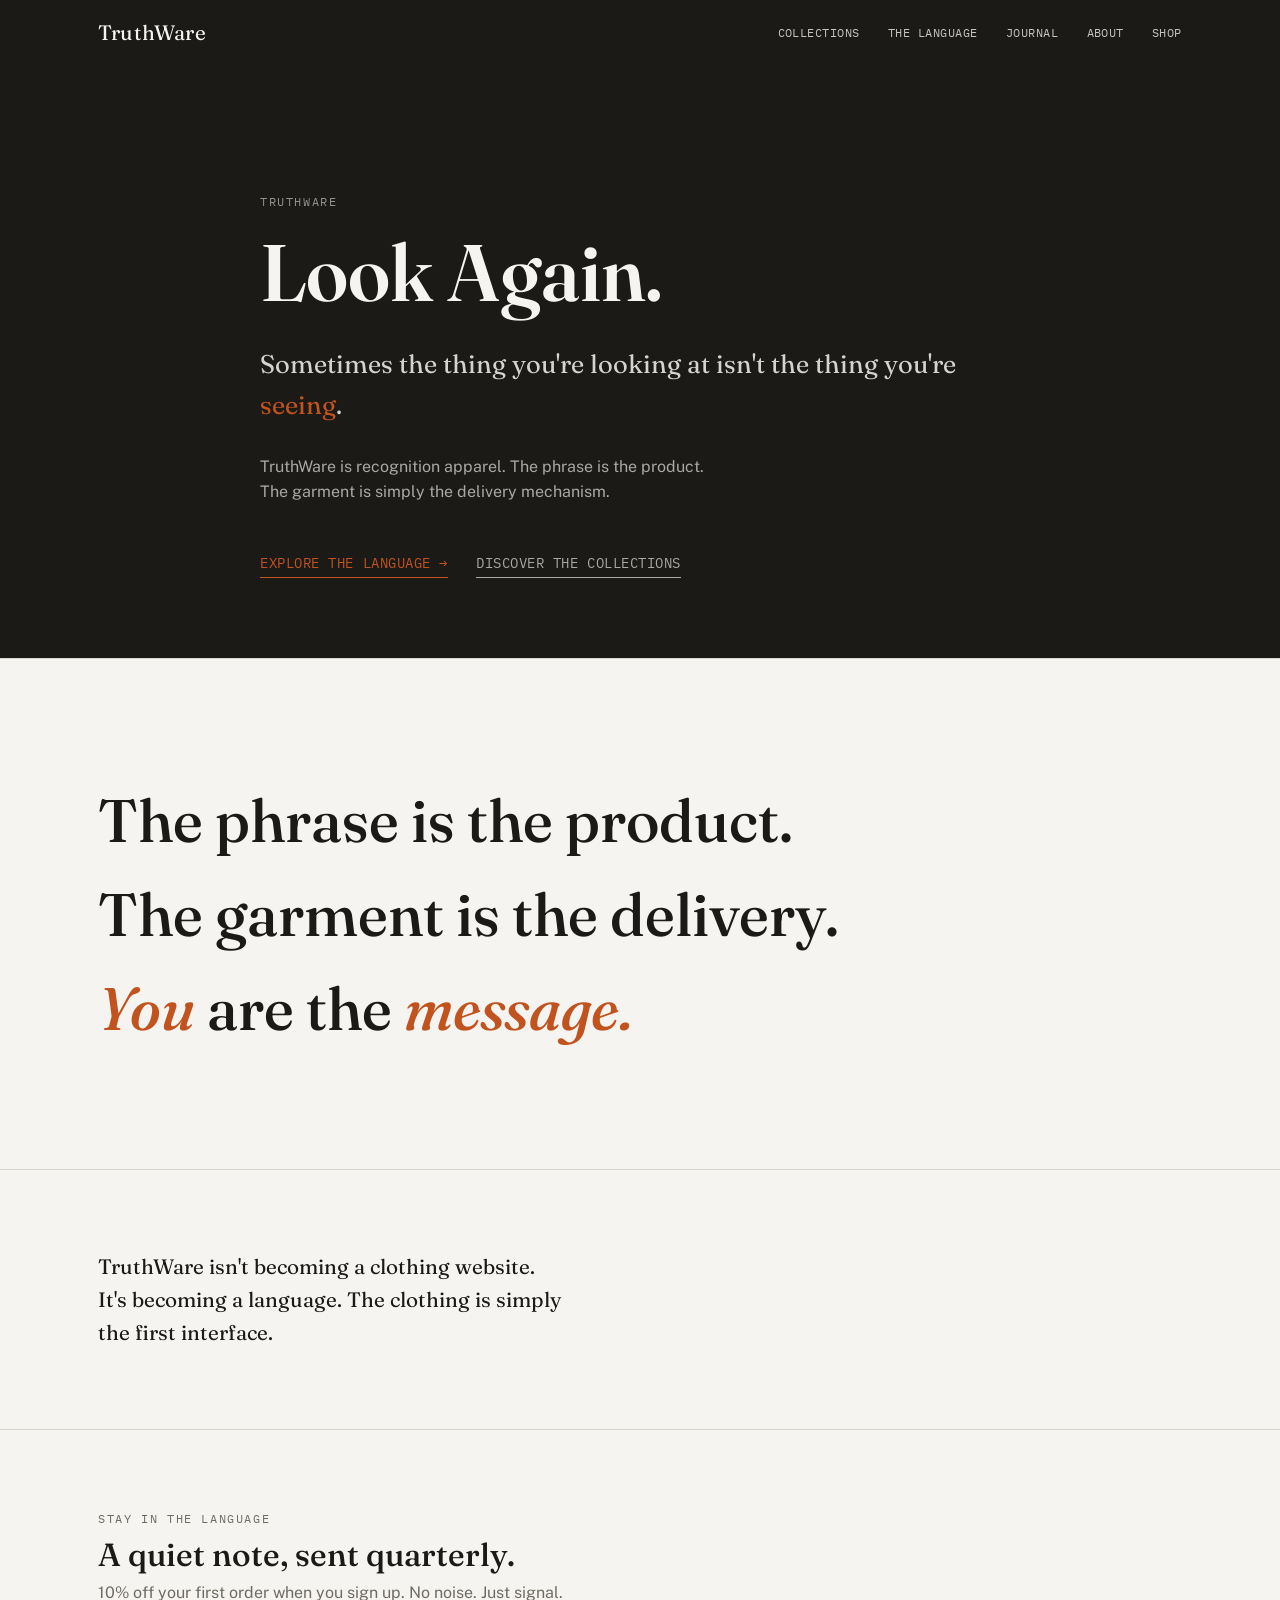
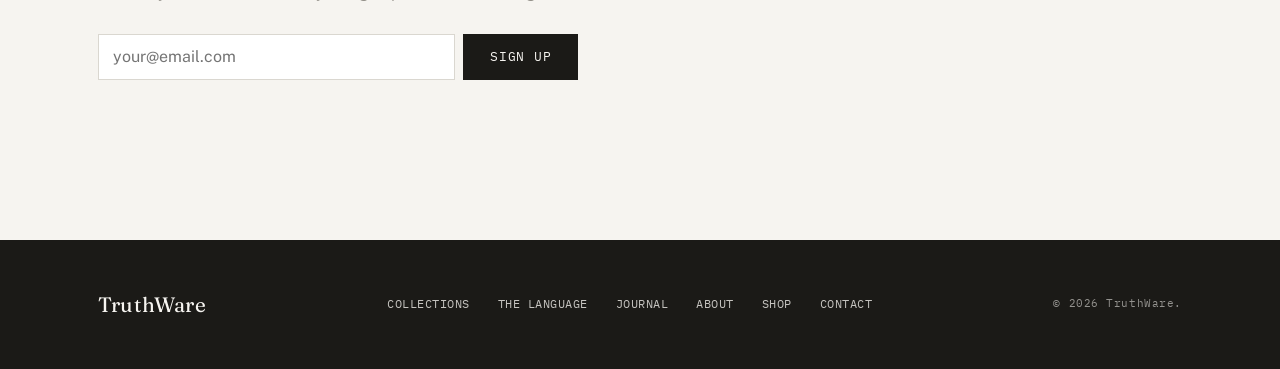
<file: index.html>
<!DOCTYPE html>
<html lang="en">
<head>
  <meta charset="UTF-8" />
  <meta name="viewport" content="width=device-width, initial-scale=1.0" />
  <title>TruthWare — Look Again.</title>
  <meta name="description" content="TruthWare is recognition apparel. The phrase is the product. The garment is simply the delivery mechanism." />
  <link rel="icon" href="favicon.svg" type="image/svg+xml">
  <link rel="icon" href="favicon.ico" sizes="any">
  <link rel="apple-touch-icon" href="apple-touch-icon.png">
  <link rel="preconnect" href="https://fonts.googleapis.com">
  <link href="https://fonts.googleapis.com/css2?family=Fraunces:ital,opsz,wght@0,9..144,400;0,9..144,500;0,9..144,600;1,9..144,500&family=Public+Sans:wght@400;500;600&family=IBM+Plex+Mono:wght@400;500&display=swap" rel="stylesheet">
  <link rel="stylesheet" href="css/styles.css" />
</head>
<body>

  <header class="site-header">
    <nav class="nav">
      <a class="logo" href="index.html">TruthWare</a>
      <ul class="nav-links">
        <li><a href="collections.html">Collections</a></li>
        <li><a href="language.html">The Language</a></li>
        <li><a href="journal.html">Journal</a></li>
        <li><a href="about.html">About</a></li>
        <li><a href="shop.html">Shop</a></li>
      </ul>
      <button class="nav-toggle" aria-expanded="false" aria-label="Toggle menu">Menu</button>
    </nav>
  </header>

  <!-- Hero: Kathryn's exact words, verbatim -->
  <section class="hero">
    <div class="hero-inner">
      <span class="eyebrow">TruthWare</span>
      <h1>Look Again.</h1>
      <p class="hero-sub">Sometimes the thing you're looking at isn't the thing you're <span class="reveal-signal">seeing</span>.</p>
      <p class="hero-statement">TruthWare is recognition apparel. The phrase is the product. The garment is simply the delivery mechanism.</p>
      <div class="hero-ctas">
        <a class="cta cta-primary" href="language.html">Explore the Language &rarr;</a>
        <a class="cta cta-secondary" href="collections.html">Discover the Collections</a>
      </div>
    </div>
  </section>

  <!-- Scroll story: three lines that build as you scroll down -->
  <section class="scroll-story">
    <div class="container">
      <p class="story-line">The phrase is the product.</p>
      <p class="story-line">The garment is the delivery.</p>
      <p class="story-line"><em>You</em> are the <em>message.</em></p>
    </div>
  </section>

  <!-- Quiet closing thought -->
  <section class="section">
    <div class="container">
      <p class="prose-lede" style="max-width: 36ch;">TruthWare isn't becoming a clothing website. It's becoming a language. The clothing is simply the first interface.</p>
    </div>
  </section>

  <!-- Email signup -->
  <section class="section email-signup">
    <div class="container">
      <span class="eyebrow">Stay in the language</span>
      <h2>A quiet note, sent quarterly.</h2>
      <p>10% off your first order when you sign up. No noise. Just signal.</p>
      <form name="newsletter" method="POST" data-netlify="true" netlify-honeypot="bot-field-nl">
        <input type="hidden" name="form-name" value="newsletter" />
        <p hidden><label>Don't fill this out: <input name="bot-field-nl" /></label></p>
        <div class="signup-row">
          <input type="email" name="email" placeholder="your@email.com" required aria-label="Email address" />
          <button type="submit" class="btn">Sign Up</button>
        </div>
      </form>
    </div>
  </section>

  <footer class="site-footer">
    <div class="footer-inner">
      <span class="logo">TruthWare</span>
      <ul class="nav-links">
        <li><a href="collections.html">Collections</a></li>
        <li><a href="language.html">The Language</a></li>
        <li><a href="journal.html">Journal</a></li>
        <li><a href="about.html">About</a></li>
        <li><a href="shop.html">Shop</a></li>
        <li><a href="contact.html">Contact</a></li>
      </ul>
      <span class="footer-note">&copy; <span id="year"></span> TruthWare.</span>
    </div>
  </footer>

  <script src="js/main.js"></script>
  <script>document.getElementById("year").textContent = new Date().getFullYear();</script>
</body>
</html>
</file>
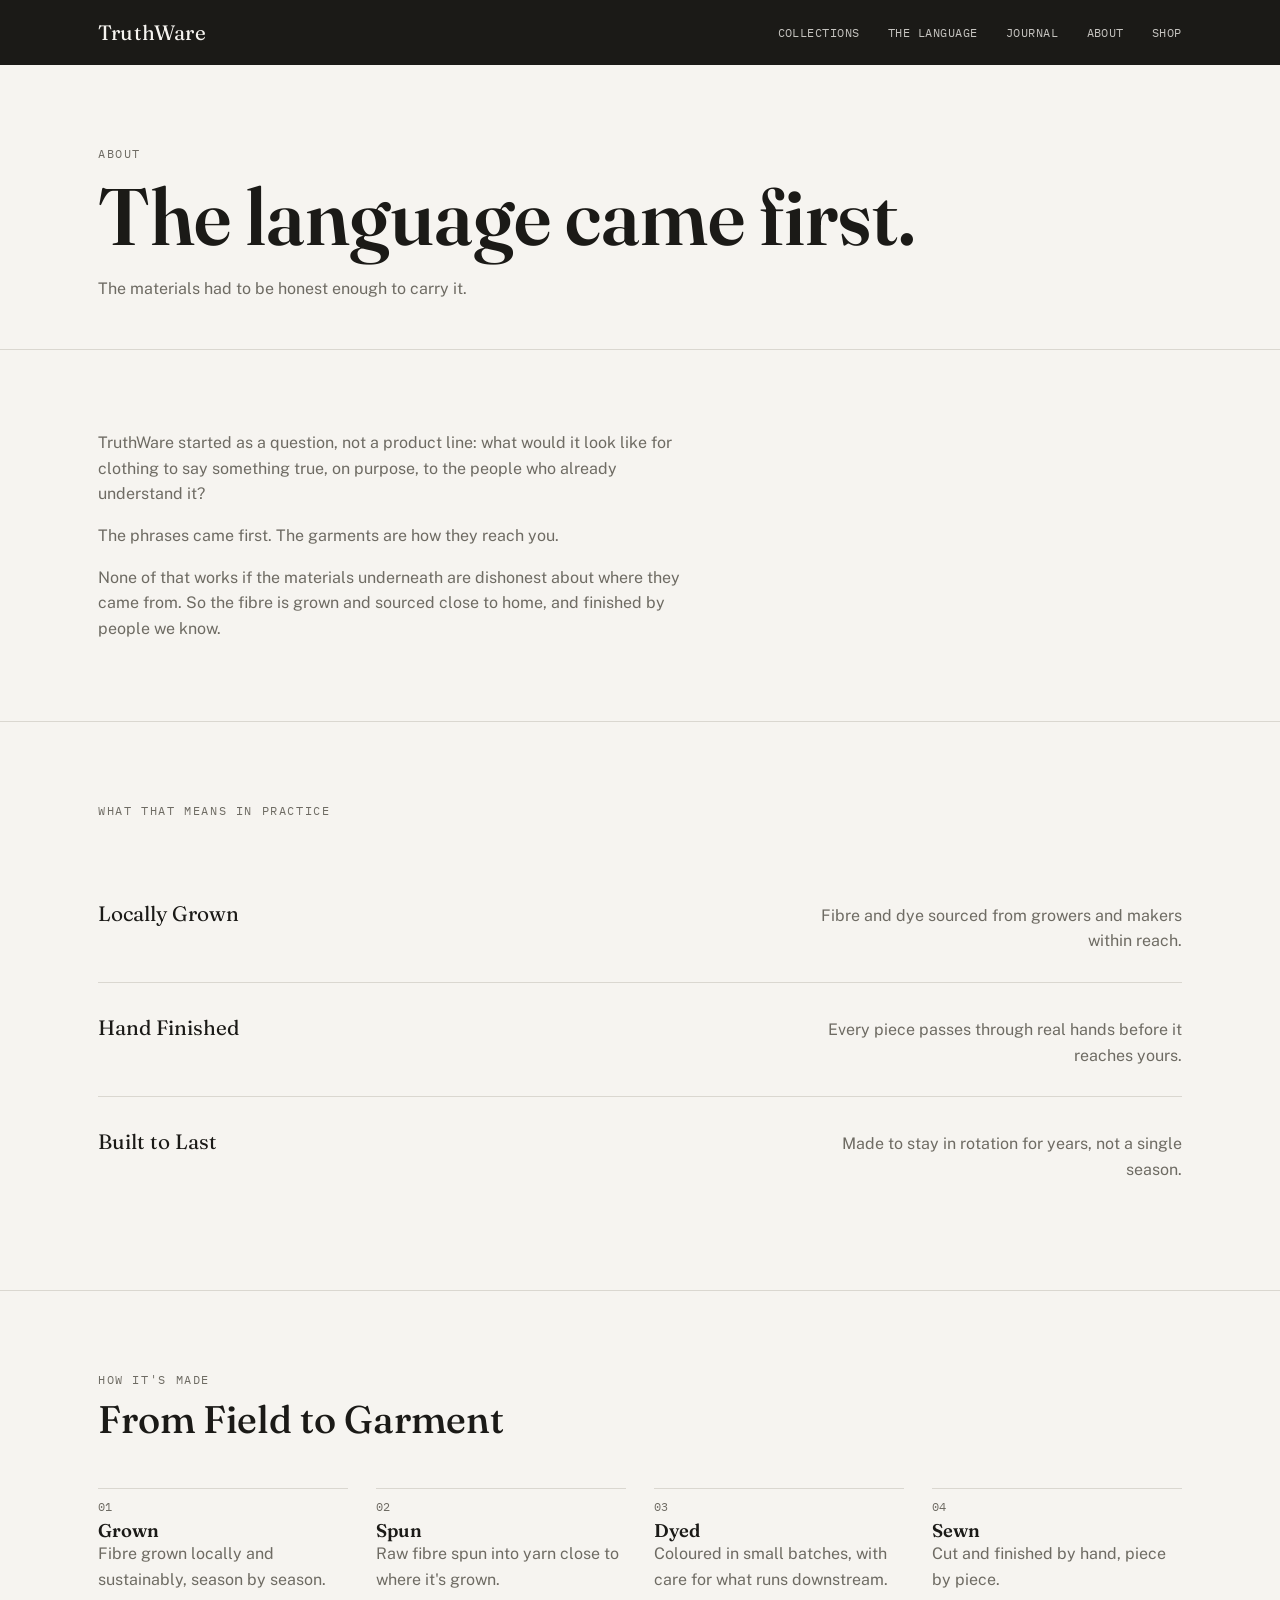
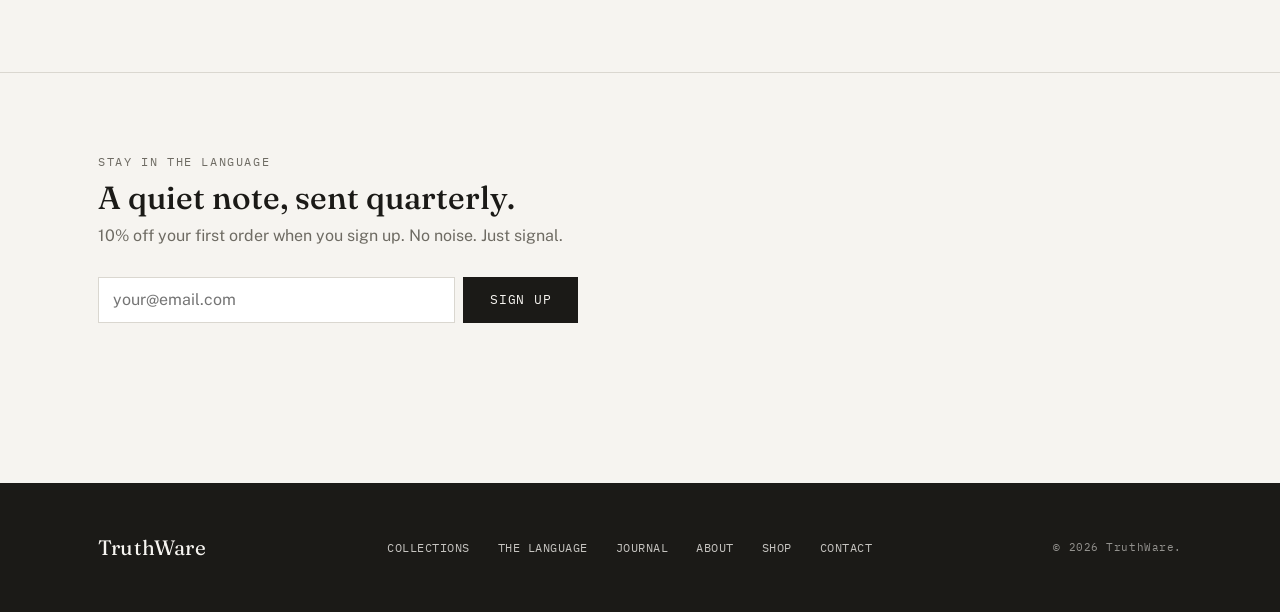
<file: about.html>
<!DOCTYPE html>
<html lang="en">
<head>
  <meta charset="UTF-8" />
  <meta name="viewport" content="width=device-width, initial-scale=1.0" />
  <title>About — TruthWare</title>
  <meta name="description" content="Why TruthWare exists, and what the materials have to do with it." />
  <link rel="icon" href="favicon.svg" type="image/svg+xml">
  <link rel="icon" href="favicon.ico" sizes="any">
  <link rel="apple-touch-icon" href="apple-touch-icon.png">
  <link rel="preconnect" href="https://fonts.googleapis.com">
  <link href="https://fonts.googleapis.com/css2?family=Fraunces:ital,opsz,wght@0,9..144,400;0,9..144,500;0,9..144,600;1,9..144,500&family=Public+Sans:wght@400;500;600&family=IBM+Plex+Mono:wght@400;500&display=swap" rel="stylesheet">
  <link rel="stylesheet" href="css/styles.css" />
</head>
<body>

  <header class="site-header">
    <nav class="nav">
      <a class="logo" href="index.html">TruthWare</a>
      <ul class="nav-links">
        <li><a href="collections.html">Collections</a></li>
        <li><a href="language.html">The Language</a></li>
        <li><a href="journal.html">Journal</a></li>
        <li><a href="about.html">About</a></li>
        <li><a href="shop.html">Shop</a></li>
      </ul>
      <button class="nav-toggle" aria-expanded="false" aria-label="Toggle menu">Menu</button>
    </nav>
  </header>

  <section class="page-head">
    <div class="container">
      <span class="eyebrow">About</span>
      <h1>The language came first.</h1>
      <p>The materials had to be honest enough to carry it.</p>
    </div>
  </section>

  <section class="section">
    <div class="container">
      <div class="prose">
        <p>TruthWare started as a question, not a product line: what would it look like for clothing to say something true, on purpose, to the people who already understand it?</p>
        <p>The phrases came first. The garments are how they reach you.</p>
        <p>None of that works if the materials underneath are dishonest about where they came from. So the fibre is grown and sourced close to home, and finished by people we know.</p>
      </div>
    </div>
  </section>

  <section class="section">
    <div class="container">
      <div class="section-head">
        <span class="eyebrow">What that means in practice</span>
      </div>
      <div class="row-list">
        <div class="row">
          <span class="row-name">Locally Grown</span>
          <span class="row-desc">Fibre and dye sourced from growers and makers within reach.</span>
        </div>
        <div class="row">
          <span class="row-name">Hand Finished</span>
          <span class="row-desc">Every piece passes through real hands before it reaches yours.</span>
        </div>
        <div class="row">
          <span class="row-name">Built to Last</span>
          <span class="row-desc">Made to stay in rotation for years, not a single season.</span>
        </div>
      </div>
    </div>
  </section>

  <section class="section">
    <div class="container">
      <div class="section-head">
        <span class="eyebrow">How It's Made</span>
        <h2>From Field to Garment</h2>
      </div>
      <div class="process-list">
        <div class="process-step"><h3>Grown</h3><p>Fibre grown locally and sustainably, season by season.</p></div>
        <div class="process-step"><h3>Spun</h3><p>Raw fibre spun into yarn close to where it's grown.</p></div>
        <div class="process-step"><h3>Dyed</h3><p>Coloured in small batches, with care for what runs downstream.</p></div>
        <div class="process-step"><h3>Sewn</h3><p>Cut and finished by hand, piece by piece.</p></div>
      </div>
    </div>
  </section>


  <!-- Email signup -->
  <section class="section email-signup">
    <div class="container">
      <span class="eyebrow">Stay in the language</span>
      <h2>A quiet note, sent quarterly.</h2>
      <p>10% off your first order when you sign up. No noise. Just signal.</p>
      <form name="newsletter" method="POST" data-netlify="true" netlify-honeypot="bot-field-nl">
        <input type="hidden" name="form-name" value="newsletter" />
        <p hidden><label>Don't fill this out: <input name="bot-field-nl" /></label></p>
        <div class="signup-row">
          <input type="email" name="email" placeholder="your@email.com" required aria-label="Email address" />
          <button type="submit" class="btn">Sign Up</button>
        </div>
      </form>
    </div>
  </section>

  <footer class="site-footer">
    <div class="footer-inner">
      <span class="logo">TruthWare</span>
      <ul class="nav-links">
        <li><a href="collections.html">Collections</a></li>
        <li><a href="language.html">The Language</a></li>
        <li><a href="journal.html">Journal</a></li>
        <li><a href="about.html">About</a></li>
        <li><a href="shop.html">Shop</a></li>
        <li><a href="contact.html">Contact</a></li>
      </ul>
      <span class="footer-note">&copy; <span id="year"></span> TruthWare.</span>
    </div>
  </footer>

  <script src="js/main.js"></script>
  <script>document.getElementById("year").textContent = new Date().getFullYear();</script>
</body>
</html>
</file>
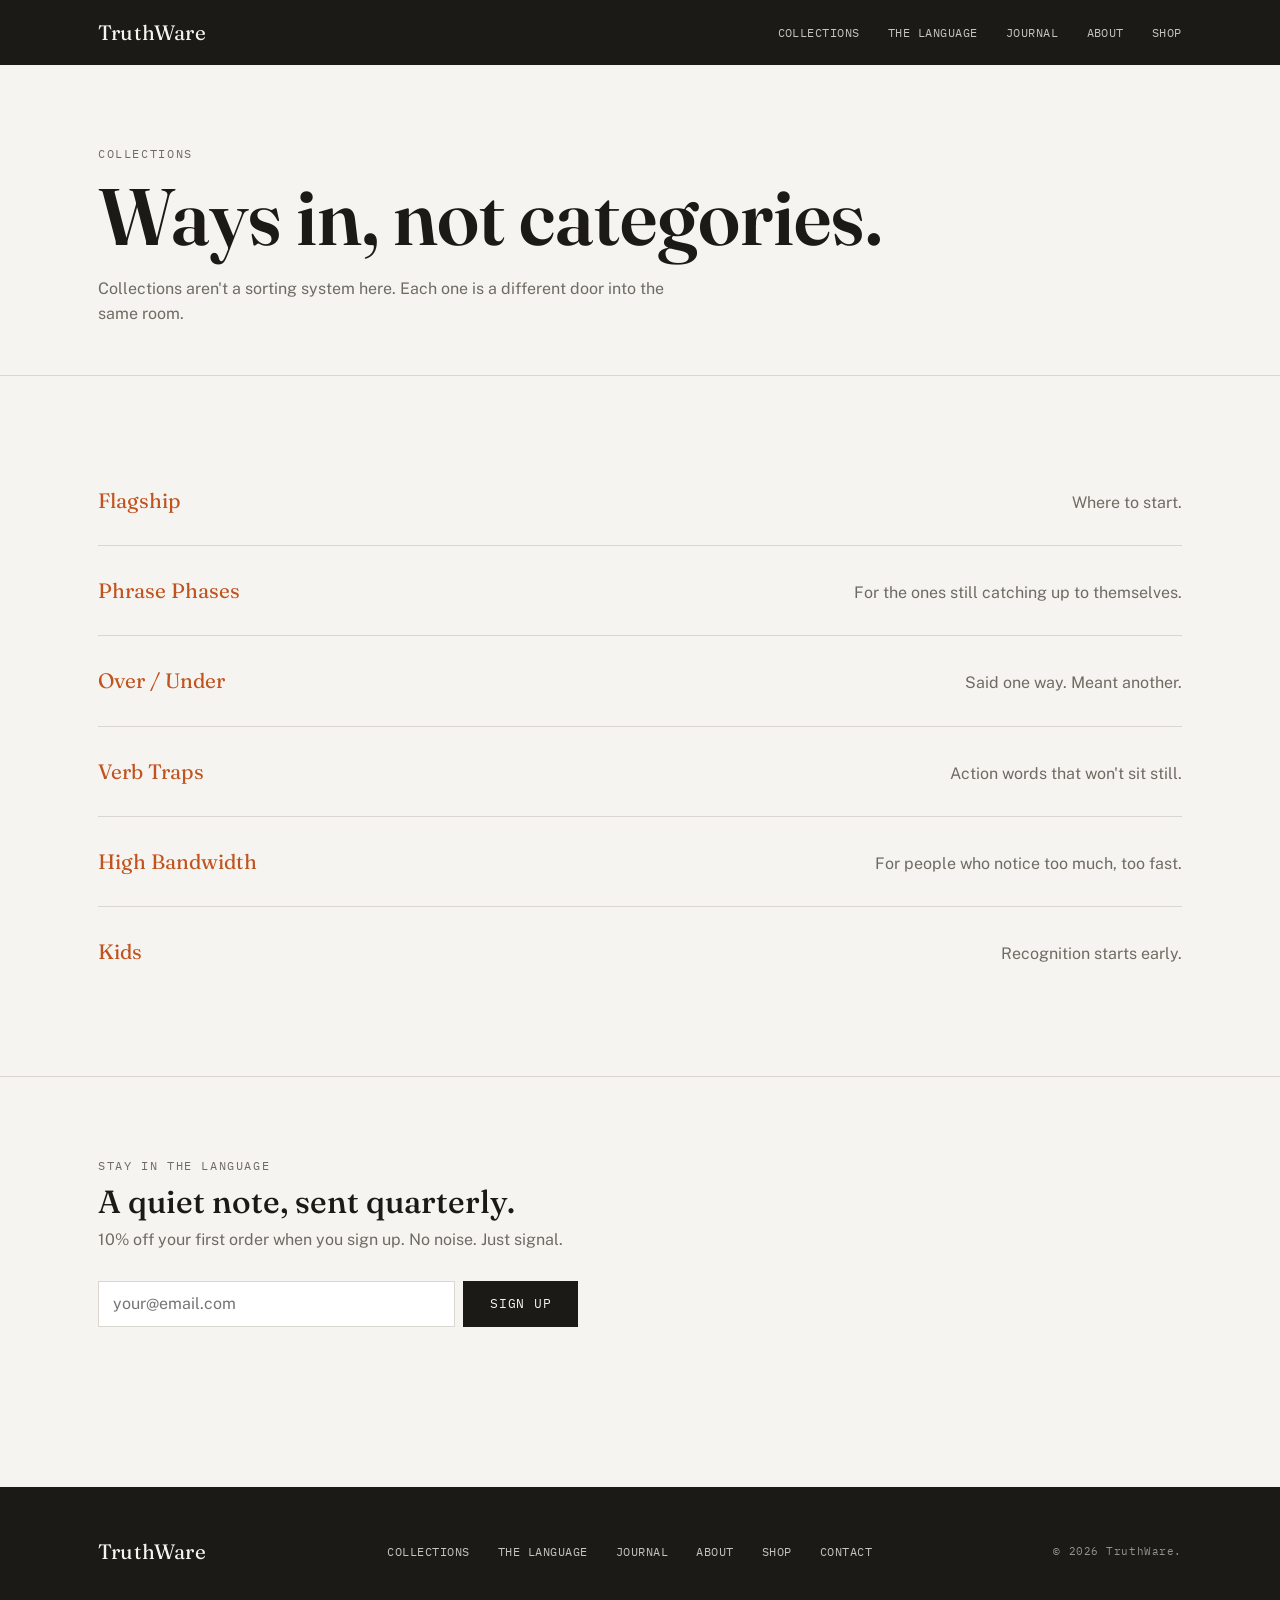
<file: collections.html>
<!DOCTYPE html>
<html lang="en">
<head>
  <meta charset="UTF-8" />
  <meta name="viewport" content="width=device-width, initial-scale=1.0" />
  <title>Collections — TruthWare</title>
  <meta name="description" content="Collections aren't categories. They're ways into the language." />
  <link rel="icon" href="favicon.svg" type="image/svg+xml">
  <link rel="icon" href="favicon.ico" sizes="any">
  <link rel="apple-touch-icon" href="apple-touch-icon.png">
  <link rel="preconnect" href="https://fonts.googleapis.com">
  <link href="https://fonts.googleapis.com/css2?family=Fraunces:ital,opsz,wght@0,9..144,400;0,9..144,500;0,9..144,600;1,9..144,500&family=Public+Sans:wght@400;500;600&family=IBM+Plex+Mono:wght@400;500&display=swap" rel="stylesheet">
  <link rel="stylesheet" href="css/styles.css" />
</head>
<body>

  <header class="site-header">
    <nav class="nav">
      <a class="logo" href="index.html">TruthWare</a>
      <ul class="nav-links">
        <li><a href="collections.html">Collections</a></li>
        <li><a href="language.html">The Language</a></li>
        <li><a href="journal.html">Journal</a></li>
        <li><a href="about.html">About</a></li>
        <li><a href="shop.html">Shop</a></li>
      </ul>
      <button class="nav-toggle" aria-expanded="false" aria-label="Toggle menu">Menu</button>
    </nav>
  </header>

  <section class="page-head">
    <div class="container">
      <span class="eyebrow">Collections</span>
      <h1>Ways in, not categories.</h1>
      <p>Collections aren't a sorting system here. Each one is a different door into the same room.</p>
    </div>
  </section>

  <section class="section">
    <div class="container">
      <!--
        PLACEHOLDER COPY — these six names come straight from Kathryn's brief.
        The one-line descriptions are a starting suggestion, not locked.
        Only "Flagship" links anywhere right now (to flagship.html), as a
        worked example of the collection-page template. Duplicate that
        file for each collection once real product content exists.
      -->
      <div class="row-list">
        <div class="row">
          <a class="row-link" href="flagship.html"><span class="row-name reveal-signal">Flagship</span></a>
          <span class="row-desc">Where to start.</span>
        </div>
        <div class="row">
          <span class="row-name reveal-signal">Phrase Phases</span>
          <span class="row-desc">For the ones still catching up to themselves.</span>
        </div>
        <div class="row">
          <span class="row-name reveal-signal">Over / Under</span>
          <span class="row-desc">Said one way. Meant another.</span>
        </div>
        <div class="row">
          <span class="row-name reveal-signal">Verb Traps</span>
          <span class="row-desc">Action words that won't sit still.</span>
        </div>
        <div class="row">
          <span class="row-name reveal-signal">High Bandwidth</span>
          <span class="row-desc">For people who notice too much, too fast.</span>
        </div>
        <div class="row">
          <span class="row-name reveal-signal">Kids</span>
          <span class="row-desc">Recognition starts early.</span>
        </div>
      </div>
    </div>
  </section>


  <!-- Email signup -->
  <section class="section email-signup">
    <div class="container">
      <span class="eyebrow">Stay in the language</span>
      <h2>A quiet note, sent quarterly.</h2>
      <p>10% off your first order when you sign up. No noise. Just signal.</p>
      <form name="newsletter" method="POST" data-netlify="true" netlify-honeypot="bot-field-nl">
        <input type="hidden" name="form-name" value="newsletter" />
        <p hidden><label>Don't fill this out: <input name="bot-field-nl" /></label></p>
        <div class="signup-row">
          <input type="email" name="email" placeholder="your@email.com" required aria-label="Email address" />
          <button type="submit" class="btn">Sign Up</button>
        </div>
      </form>
    </div>
  </section>

  <footer class="site-footer">
    <div class="footer-inner">
      <span class="logo">TruthWare</span>
      <ul class="nav-links">
        <li><a href="collections.html">Collections</a></li>
        <li><a href="language.html">The Language</a></li>
        <li><a href="journal.html">Journal</a></li>
        <li><a href="about.html">About</a></li>
        <li><a href="shop.html">Shop</a></li>
        <li><a href="contact.html">Contact</a></li>
      </ul>
      <span class="footer-note">&copy; <span id="year"></span> TruthWare.</span>
    </div>
  </footer>

  <script src="js/main.js"></script>
  <script>document.getElementById("year").textContent = new Date().getFullYear();</script>
</body>
</html>
</file>
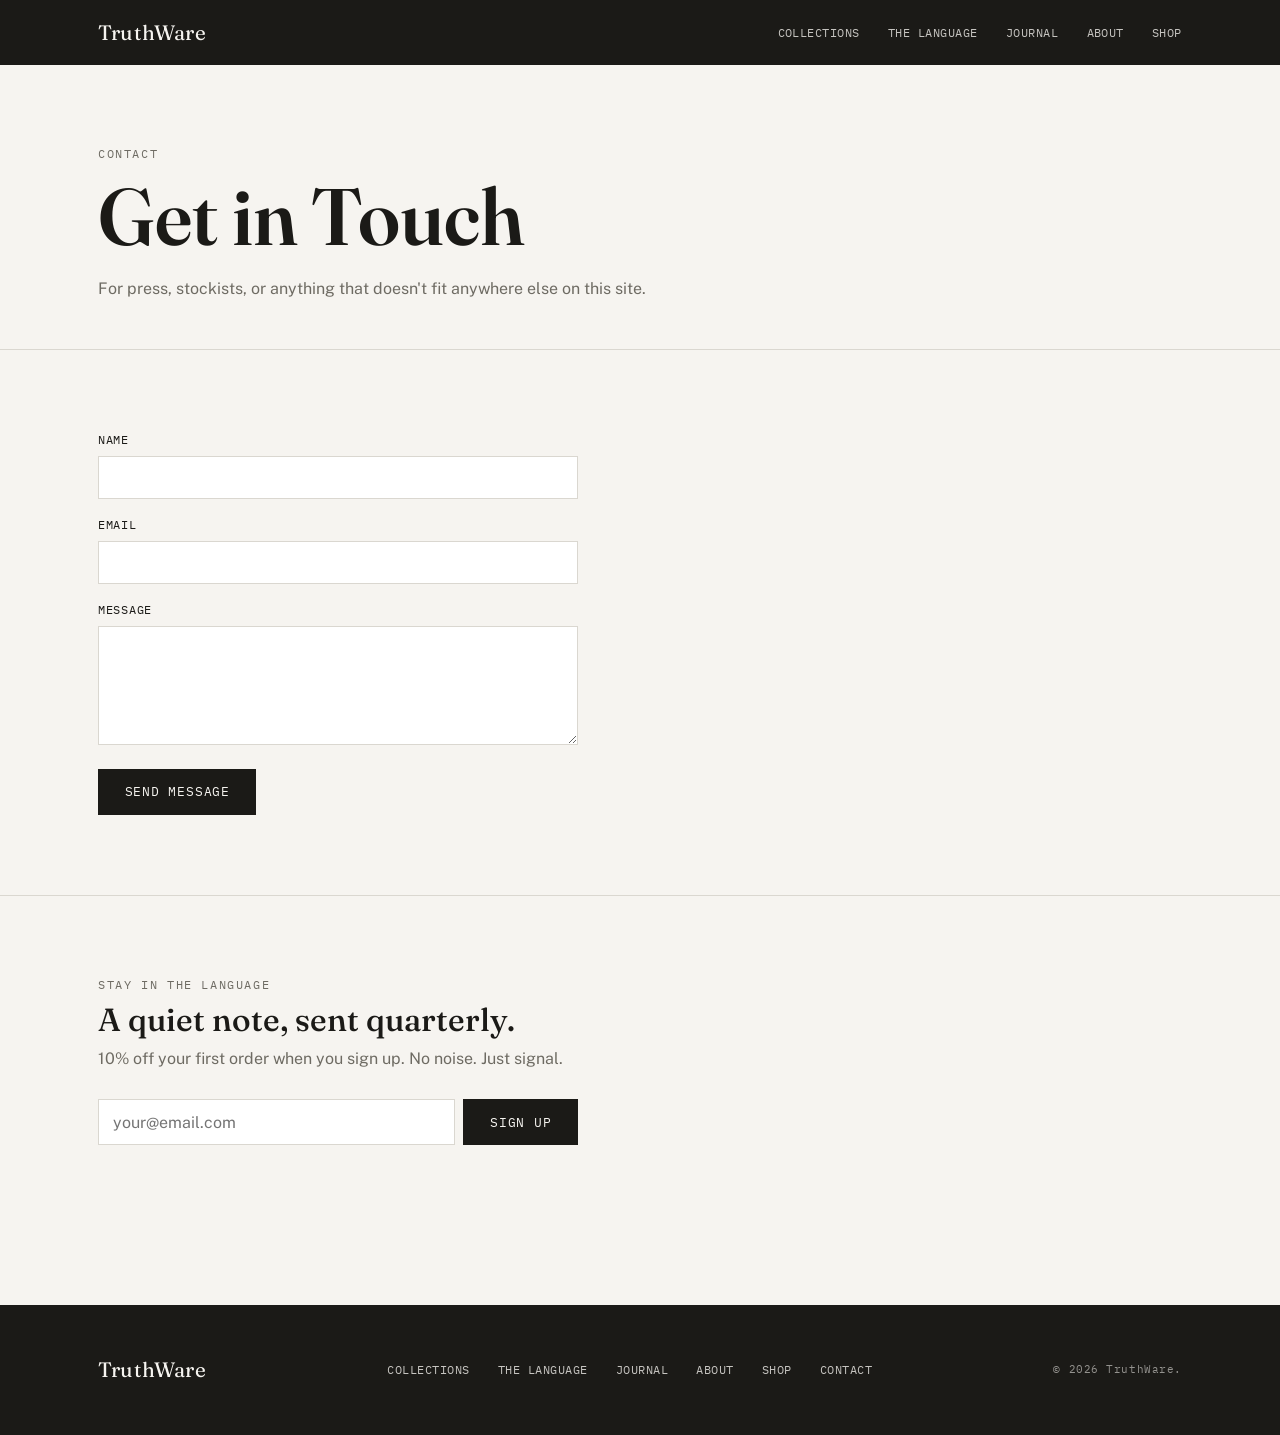
<file: contact.html>
<!DOCTYPE html>
<html lang="en">
<head>
  <meta charset="UTF-8" />
  <meta name="viewport" content="width=device-width, initial-scale=1.0" />
  <title>Contact — TruthWare</title>
  <meta name="description" content="Get in touch with TruthWare." />
  <link rel="icon" href="favicon.svg" type="image/svg+xml">
  <link rel="icon" href="favicon.ico" sizes="any">
  <link rel="apple-touch-icon" href="apple-touch-icon.png">
  <link rel="preconnect" href="https://fonts.googleapis.com">
  <link href="https://fonts.googleapis.com/css2?family=Fraunces:ital,opsz,wght@0,9..144,400;0,9..144,500;0,9..144,600;1,9..144,500&family=Public+Sans:wght@400;500;600&family=IBM+Plex+Mono:wght@400;500&display=swap" rel="stylesheet">
  <link rel="stylesheet" href="css/styles.css" />
</head>
<body>

  <header class="site-header">
    <nav class="nav">
      <a class="logo" href="index.html">TruthWare</a>
      <ul class="nav-links">
        <li><a href="collections.html">Collections</a></li>
        <li><a href="language.html">The Language</a></li>
        <li><a href="journal.html">Journal</a></li>
        <li><a href="about.html">About</a></li>
        <li><a href="shop.html">Shop</a></li>
      </ul>
      <button class="nav-toggle" aria-expanded="false" aria-label="Toggle menu">Menu</button>
    </nav>
  </header>

  <section class="page-head">
    <div class="container">
      <span class="eyebrow">Contact</span>
      <h1>Get in Touch</h1>
      <p>For press, stockists, or anything that doesn't fit anywhere else on this site.</p>
    </div>
  </section>

  <section class="section">
    <div class="container">
      <!--
        Wired for Netlify Forms — no backend needed. Once this site is
        deployed on Netlify, submissions show up in the Forms tab of the
        Netlify dashboard automatically.
      -->
      <form name="contact" method="POST" data-netlify="true" netlify-honeypot="bot-field">
        <input type="hidden" name="form-name" value="contact" />
        <p hidden>
          <label>Don't fill this out if you're human: <input name="bot-field" /></label>
        </p>

        <div class="form-field">
          <label for="name">Name</label>
          <input type="text" id="name" name="name" required />
        </div>
        <div class="form-field">
          <label for="email">Email</label>
          <input type="email" id="email" name="email" required />
        </div>
        <div class="form-field">
          <label for="message">Message</label>
          <textarea id="message" name="message" rows="5" required></textarea>
        </div>
        <button type="submit" class="btn">Send Message</button>
      </form>
    </div>
  </section>


  <!-- Email signup -->
  <section class="section email-signup">
    <div class="container">
      <span class="eyebrow">Stay in the language</span>
      <h2>A quiet note, sent quarterly.</h2>
      <p>10% off your first order when you sign up. No noise. Just signal.</p>
      <form name="newsletter" method="POST" data-netlify="true" netlify-honeypot="bot-field-nl">
        <input type="hidden" name="form-name" value="newsletter" />
        <p hidden><label>Don't fill this out: <input name="bot-field-nl" /></label></p>
        <div class="signup-row">
          <input type="email" name="email" placeholder="your@email.com" required aria-label="Email address" />
          <button type="submit" class="btn">Sign Up</button>
        </div>
      </form>
    </div>
  </section>

  <footer class="site-footer">
    <div class="footer-inner">
      <span class="logo">TruthWare</span>
      <ul class="nav-links">
        <li><a href="collections.html">Collections</a></li>
        <li><a href="language.html">The Language</a></li>
        <li><a href="journal.html">Journal</a></li>
        <li><a href="about.html">About</a></li>
        <li><a href="shop.html">Shop</a></li>
        <li><a href="contact.html">Contact</a></li>
      </ul>
      <span class="footer-note">&copy; <span id="year"></span> TruthWare.</span>
    </div>
  </footer>

  <script src="js/main.js"></script>
  <script>document.getElementById("year").textContent = new Date().getFullYear();</script>
</body>
</html>
</file>
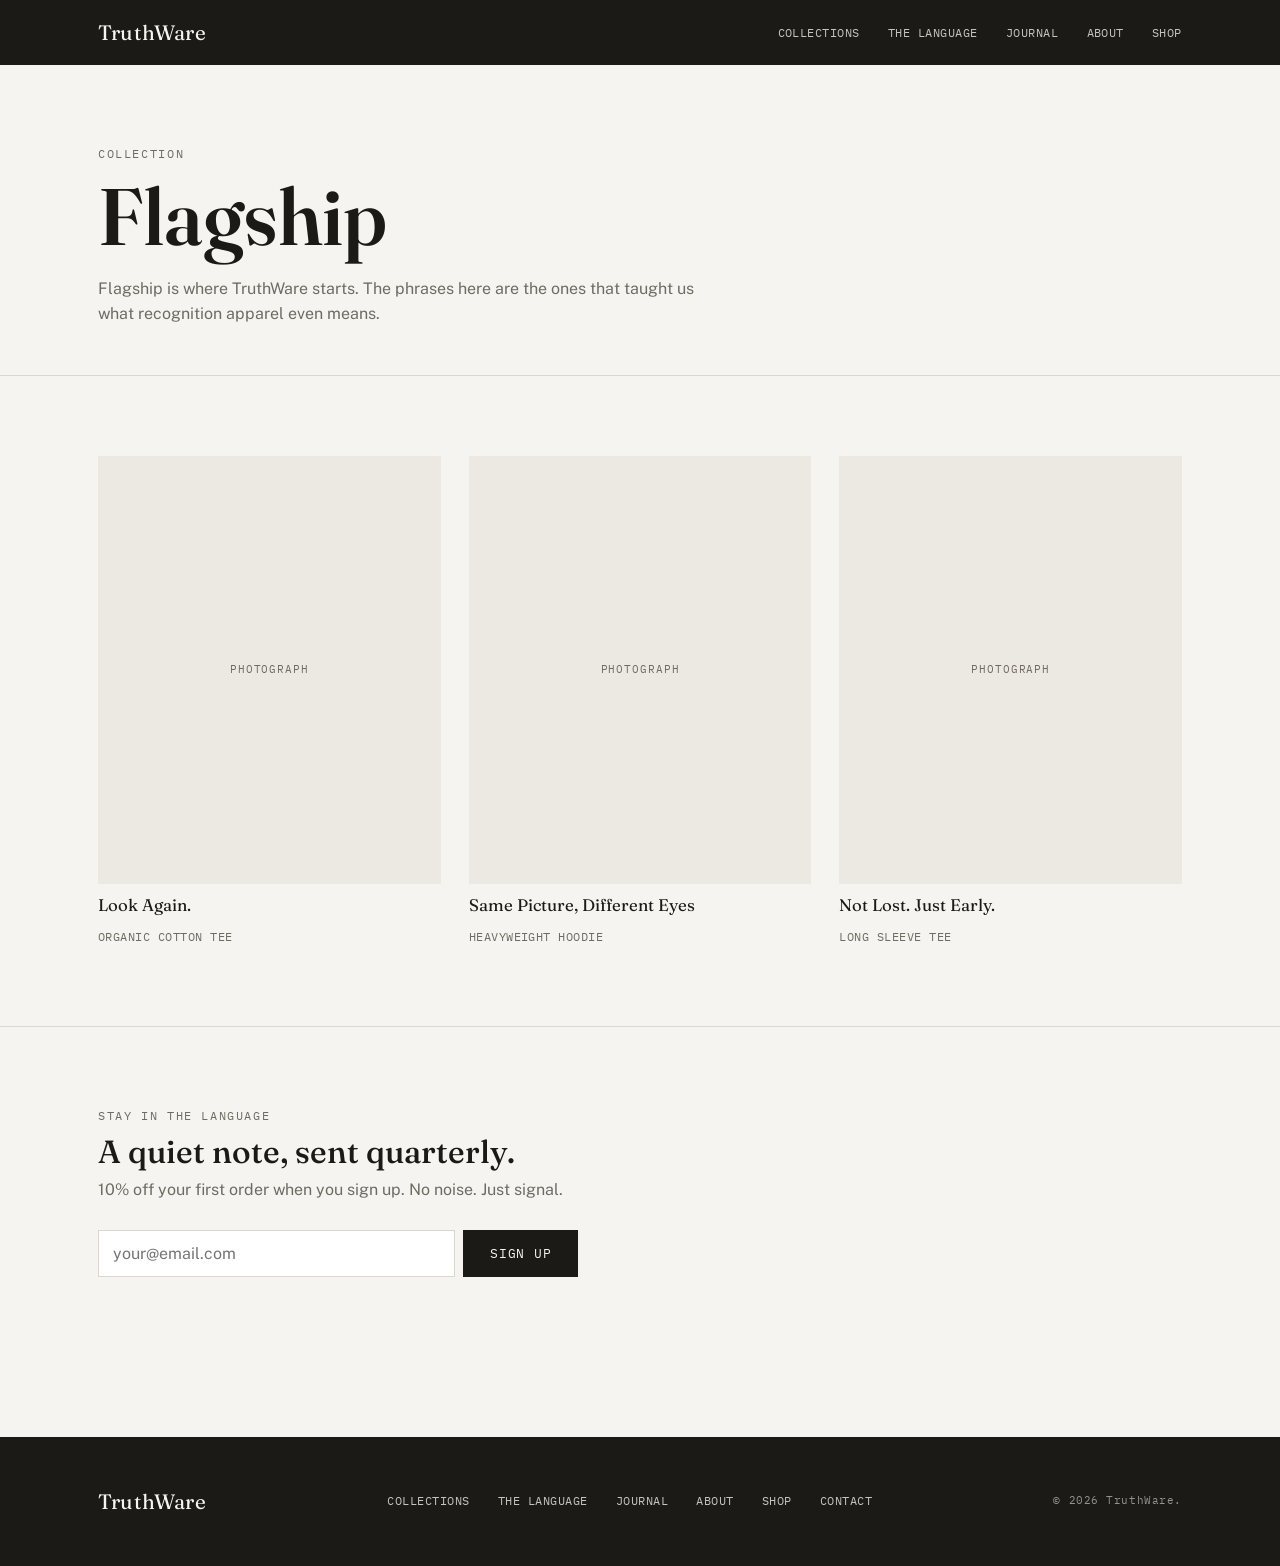
<file: flagship.html>
<!DOCTYPE html>
<html lang="en">
<head>
  <meta charset="UTF-8" />
  <meta name="viewport" content="width=device-width, initial-scale=1.0" />
  <title>Flagship — TruthWare</title>
  <meta name="description" content="Flagship is where TruthWare starts." />
  <link rel="icon" href="favicon.svg" type="image/svg+xml">
  <link rel="icon" href="favicon.ico" sizes="any">
  <link rel="apple-touch-icon" href="apple-touch-icon.png">
  <link rel="preconnect" href="https://fonts.googleapis.com">
  <link href="https://fonts.googleapis.com/css2?family=Fraunces:ital,opsz,wght@0,9..144,400;0,9..144,500;0,9..144,600;1,9..144,500&family=Public+Sans:wght@400;500;600&family=IBM+Plex+Mono:wght@400;500&display=swap" rel="stylesheet">
  <link rel="stylesheet" href="css/styles.css" />
</head>
<body>

  <header class="site-header">
    <nav class="nav">
      <a class="logo" href="index.html">TruthWare</a>
      <ul class="nav-links">
        <li><a href="collections.html">Collections</a></li>
        <li><a href="language.html">The Language</a></li>
        <li><a href="journal.html">Journal</a></li>
        <li><a href="about.html">About</a></li>
        <li><a href="shop.html">Shop</a></li>
      </ul>
      <button class="nav-toggle" aria-expanded="false" aria-label="Toggle menu">Menu</button>
    </nav>
  </header>

  <section class="page-head">
    <div class="container">
      <span class="eyebrow">Collection</span>
      <h1>Flagship</h1>
      <p>Flagship is where TruthWare starts. The phrases here are the ones that taught us what recognition apparel even means.</p>
    </div>
  </section>

  <section class="section">
    <div class="container">
      <!--
        THIS IS THE TEMPLATE — copy this whole page for each collection
        listed on collections.html (Phrase Phases, Over / Under, etc.),
        swap the page-head copy, and replace these placeholder products.
      -->
      <div class="product-grid">
        <div class="product-card">
          <div class="product-photo"><span>Photograph</span></div>
          <span class="product-name">Look Again.</span>
          <span class="meta">Organic Cotton Tee</span>
        </div>
        <div class="product-card">
          <div class="product-photo"><span>Photograph</span></div>
          <span class="product-name">Same Picture, Different Eyes</span>
          <span class="meta">Heavyweight Hoodie</span>
        </div>
        <div class="product-card">
          <div class="product-photo"><span>Photograph</span></div>
          <span class="product-name">Not Lost. Just Early.</span>
          <span class="meta">Long Sleeve Tee</span>
        </div>
      </div>
    </div>
  </section>


  <!-- Email signup -->
  <section class="section email-signup">
    <div class="container">
      <span class="eyebrow">Stay in the language</span>
      <h2>A quiet note, sent quarterly.</h2>
      <p>10% off your first order when you sign up. No noise. Just signal.</p>
      <form name="newsletter" method="POST" data-netlify="true" netlify-honeypot="bot-field-nl">
        <input type="hidden" name="form-name" value="newsletter" />
        <p hidden><label>Don't fill this out: <input name="bot-field-nl" /></label></p>
        <div class="signup-row">
          <input type="email" name="email" placeholder="your@email.com" required aria-label="Email address" />
          <button type="submit" class="btn">Sign Up</button>
        </div>
      </form>
    </div>
  </section>

  <footer class="site-footer">
    <div class="footer-inner">
      <span class="logo">TruthWare</span>
      <ul class="nav-links">
        <li><a href="collections.html">Collections</a></li>
        <li><a href="language.html">The Language</a></li>
        <li><a href="journal.html">Journal</a></li>
        <li><a href="about.html">About</a></li>
        <li><a href="shop.html">Shop</a></li>
        <li><a href="contact.html">Contact</a></li>
      </ul>
      <span class="footer-note">&copy; <span id="year"></span> TruthWare.</span>
    </div>
  </footer>

  <script src="js/main.js"></script>
  <script>document.getElementById("year").textContent = new Date().getFullYear();</script>
</body>
</html>
</file>
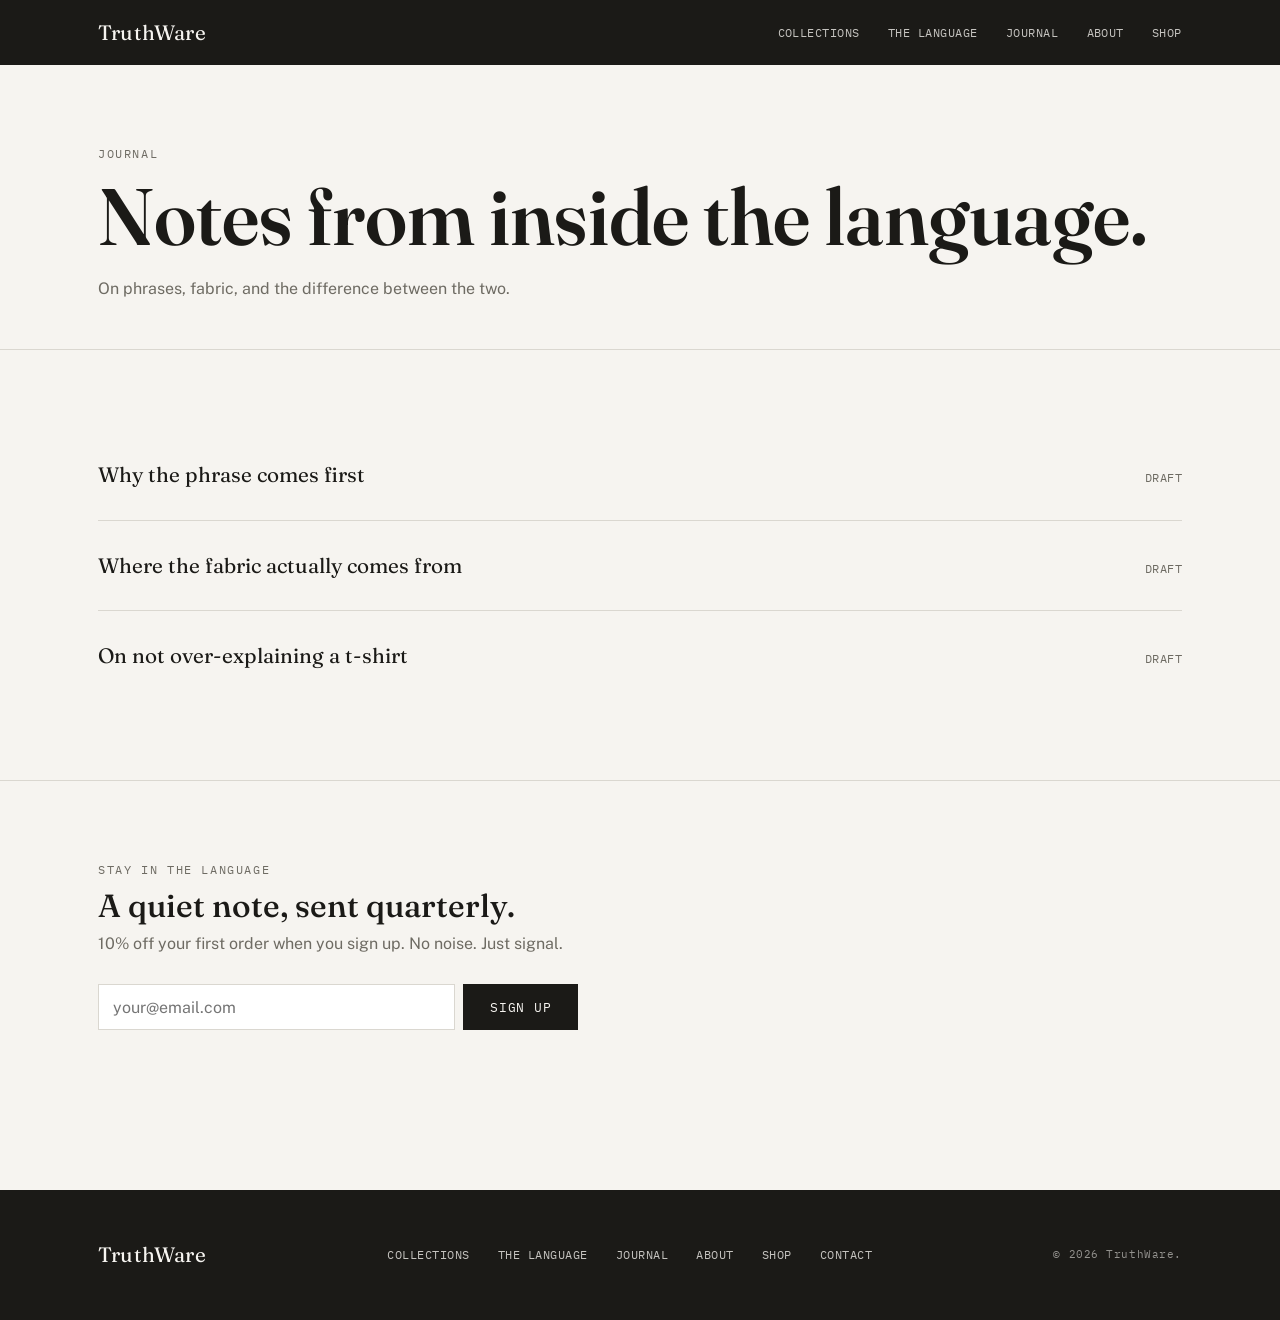
<file: journal.html>
<!DOCTYPE html>
<html lang="en">
<head>
  <meta charset="UTF-8" />
  <meta name="viewport" content="width=device-width, initial-scale=1.0" />
  <title>Journal — TruthWare</title>
  <meta name="description" content="Notes from inside the language." />
  <link rel="icon" href="favicon.svg" type="image/svg+xml">
  <link rel="icon" href="favicon.ico" sizes="any">
  <link rel="apple-touch-icon" href="apple-touch-icon.png">
  <link rel="preconnect" href="https://fonts.googleapis.com">
  <link href="https://fonts.googleapis.com/css2?family=Fraunces:ital,opsz,wght@0,9..144,400;0,9..144,500;0,9..144,600;1,9..144,500&family=Public+Sans:wght@400;500;600&family=IBM+Plex+Mono:wght@400;500&display=swap" rel="stylesheet">
  <link rel="stylesheet" href="css/styles.css" />
</head>
<body>

  <header class="site-header">
    <nav class="nav">
      <a class="logo" href="index.html">TruthWare</a>
      <ul class="nav-links">
        <li><a href="collections.html">Collections</a></li>
        <li><a href="language.html">The Language</a></li>
        <li><a href="journal.html">Journal</a></li>
        <li><a href="about.html">About</a></li>
        <li><a href="shop.html">Shop</a></li>
      </ul>
      <button class="nav-toggle" aria-expanded="false" aria-label="Toggle menu">Menu</button>
    </nav>
  </header>

  <section class="page-head">
    <div class="container">
      <span class="eyebrow">Journal</span>
      <h1>Notes from inside the language.</h1>
      <p>On phrases, fabric, and the difference between the two.</p>
    </div>
  </section>

  <section class="section">
    <div class="container">
      <!-- PLACEHOLDER ENTRIES — no individual post pages built yet, just the index pattern. -->
      <div class="row-list">
        <div class="row">
          <span class="row-name">Why the phrase comes first</span>
          <span class="meta">Draft</span>
        </div>
        <div class="row">
          <span class="row-name">Where the fabric actually comes from</span>
          <span class="meta">Draft</span>
        </div>
        <div class="row">
          <span class="row-name">On not over-explaining a t-shirt</span>
          <span class="meta">Draft</span>
        </div>
      </div>
    </div>
  </section>


  <!-- Email signup -->
  <section class="section email-signup">
    <div class="container">
      <span class="eyebrow">Stay in the language</span>
      <h2>A quiet note, sent quarterly.</h2>
      <p>10% off your first order when you sign up. No noise. Just signal.</p>
      <form name="newsletter" method="POST" data-netlify="true" netlify-honeypot="bot-field-nl">
        <input type="hidden" name="form-name" value="newsletter" />
        <p hidden><label>Don't fill this out: <input name="bot-field-nl" /></label></p>
        <div class="signup-row">
          <input type="email" name="email" placeholder="your@email.com" required aria-label="Email address" />
          <button type="submit" class="btn">Sign Up</button>
        </div>
      </form>
    </div>
  </section>

  <footer class="site-footer">
    <div class="footer-inner">
      <span class="logo">TruthWare</span>
      <ul class="nav-links">
        <li><a href="collections.html">Collections</a></li>
        <li><a href="language.html">The Language</a></li>
        <li><a href="journal.html">Journal</a></li>
        <li><a href="about.html">About</a></li>
        <li><a href="shop.html">Shop</a></li>
        <li><a href="contact.html">Contact</a></li>
      </ul>
      <span class="footer-note">&copy; <span id="year"></span> TruthWare.</span>
    </div>
  </footer>

  <script src="js/main.js"></script>
  <script>document.getElementById("year").textContent = new Date().getFullYear();</script>
</body>
</html>
</file>
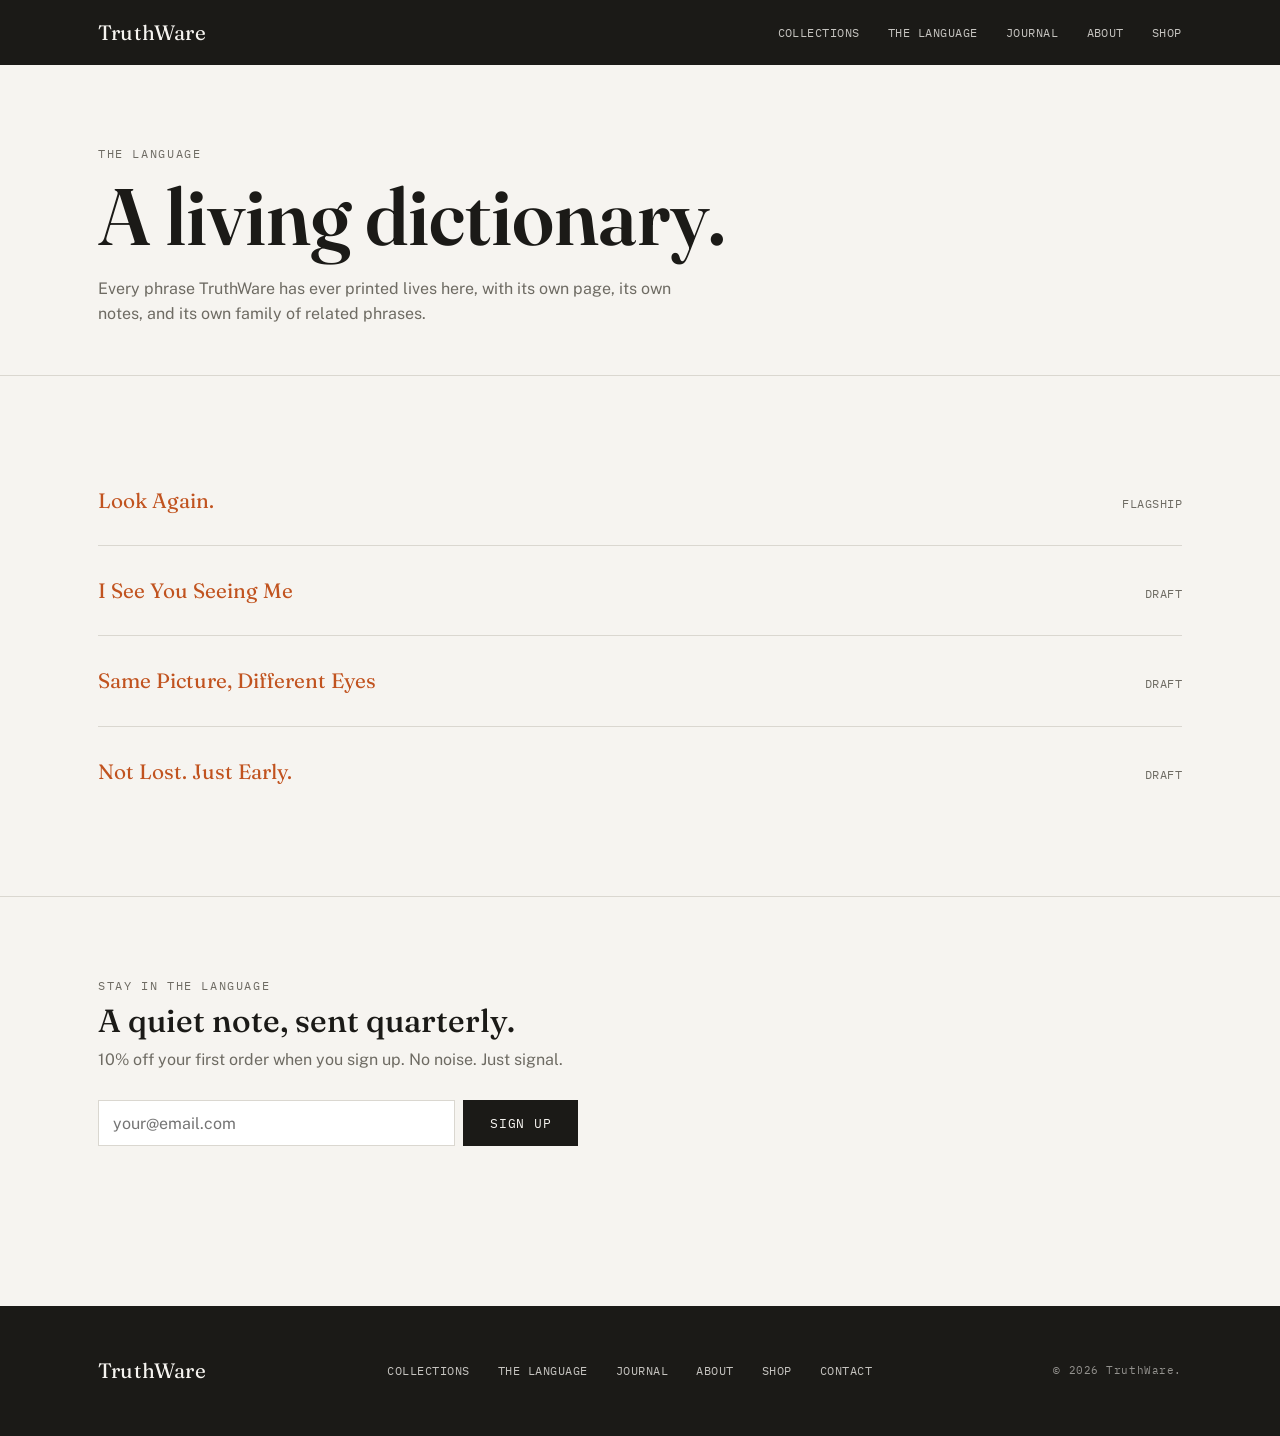
<file: language.html>
<!DOCTYPE html>
<html lang="en">
<head>
  <meta charset="UTF-8" />
  <meta name="viewport" content="width=device-width, initial-scale=1.0" />
  <title>The Language — TruthWare</title>
  <meta name="description" content="Every phrase TruthWare has printed, with a page of its own." />
  <link rel="icon" href="favicon.svg" type="image/svg+xml">
  <link rel="icon" href="favicon.ico" sizes="any">
  <link rel="apple-touch-icon" href="apple-touch-icon.png">
  <link rel="preconnect" href="https://fonts.googleapis.com">
  <link href="https://fonts.googleapis.com/css2?family=Fraunces:ital,opsz,wght@0,9..144,400;0,9..144,500;0,9..144,600;1,9..144,500&family=Public+Sans:wght@400;500;600&family=IBM+Plex+Mono:wght@400;500&display=swap" rel="stylesheet">
  <link rel="stylesheet" href="css/styles.css" />
</head>
<body>

  <header class="site-header">
    <nav class="nav">
      <a class="logo" href="index.html">TruthWare</a>
      <ul class="nav-links">
        <li><a href="collections.html">Collections</a></li>
        <li><a href="language.html">The Language</a></li>
        <li><a href="journal.html">Journal</a></li>
        <li><a href="about.html">About</a></li>
        <li><a href="shop.html">Shop</a></li>
      </ul>
      <button class="nav-toggle" aria-expanded="false" aria-label="Toggle menu">Menu</button>
    </nav>
  </header>

  <section class="page-head">
    <div class="container">
      <span class="eyebrow">The Language</span>
      <h1>A living dictionary.</h1>
      <p>Every phrase TruthWare has ever printed lives here, with its own page, its own notes, and its own family of related phrases.</p>
    </div>
  </section>

  <section class="section">
    <div class="container">
      <!--
        PLACEHOLDER PHRASES — only "Look Again." links anywhere (to
        look-again.html), as a worked example of the dictionary-entry
        template. The rest are unlinked examples of tone/voice — write
        the real phrase, duplicate look-again.html, and link it here.
      -->
      <div class="row-list">
        <div class="row">
          <a class="row-link" href="look-again.html"><span class="row-name reveal-signal">Look Again.</span></a>
          <span class="meta">Flagship</span>
        </div>
        <div class="row">
          <span class="row-name reveal-signal">I See You Seeing Me</span>
          <span class="meta">Draft</span>
        </div>
        <div class="row">
          <span class="row-name reveal-signal">Same Picture, Different Eyes</span>
          <span class="meta">Draft</span>
        </div>
        <div class="row">
          <span class="row-name reveal-signal">Not Lost. Just Early.</span>
          <span class="meta">Draft</span>
        </div>
      </div>
    </div>
  </section>


  <!-- Email signup -->
  <section class="section email-signup">
    <div class="container">
      <span class="eyebrow">Stay in the language</span>
      <h2>A quiet note, sent quarterly.</h2>
      <p>10% off your first order when you sign up. No noise. Just signal.</p>
      <form name="newsletter" method="POST" data-netlify="true" netlify-honeypot="bot-field-nl">
        <input type="hidden" name="form-name" value="newsletter" />
        <p hidden><label>Don't fill this out: <input name="bot-field-nl" /></label></p>
        <div class="signup-row">
          <input type="email" name="email" placeholder="your@email.com" required aria-label="Email address" />
          <button type="submit" class="btn">Sign Up</button>
        </div>
      </form>
    </div>
  </section>

  <footer class="site-footer">
    <div class="footer-inner">
      <span class="logo">TruthWare</span>
      <ul class="nav-links">
        <li><a href="collections.html">Collections</a></li>
        <li><a href="language.html">The Language</a></li>
        <li><a href="journal.html">Journal</a></li>
        <li><a href="about.html">About</a></li>
        <li><a href="shop.html">Shop</a></li>
        <li><a href="contact.html">Contact</a></li>
      </ul>
      <span class="footer-note">&copy; <span id="year"></span> TruthWare.</span>
    </div>
  </footer>

  <script src="js/main.js"></script>
  <script>document.getElementById("year").textContent = new Date().getFullYear();</script>
</body>
</html>
</file>
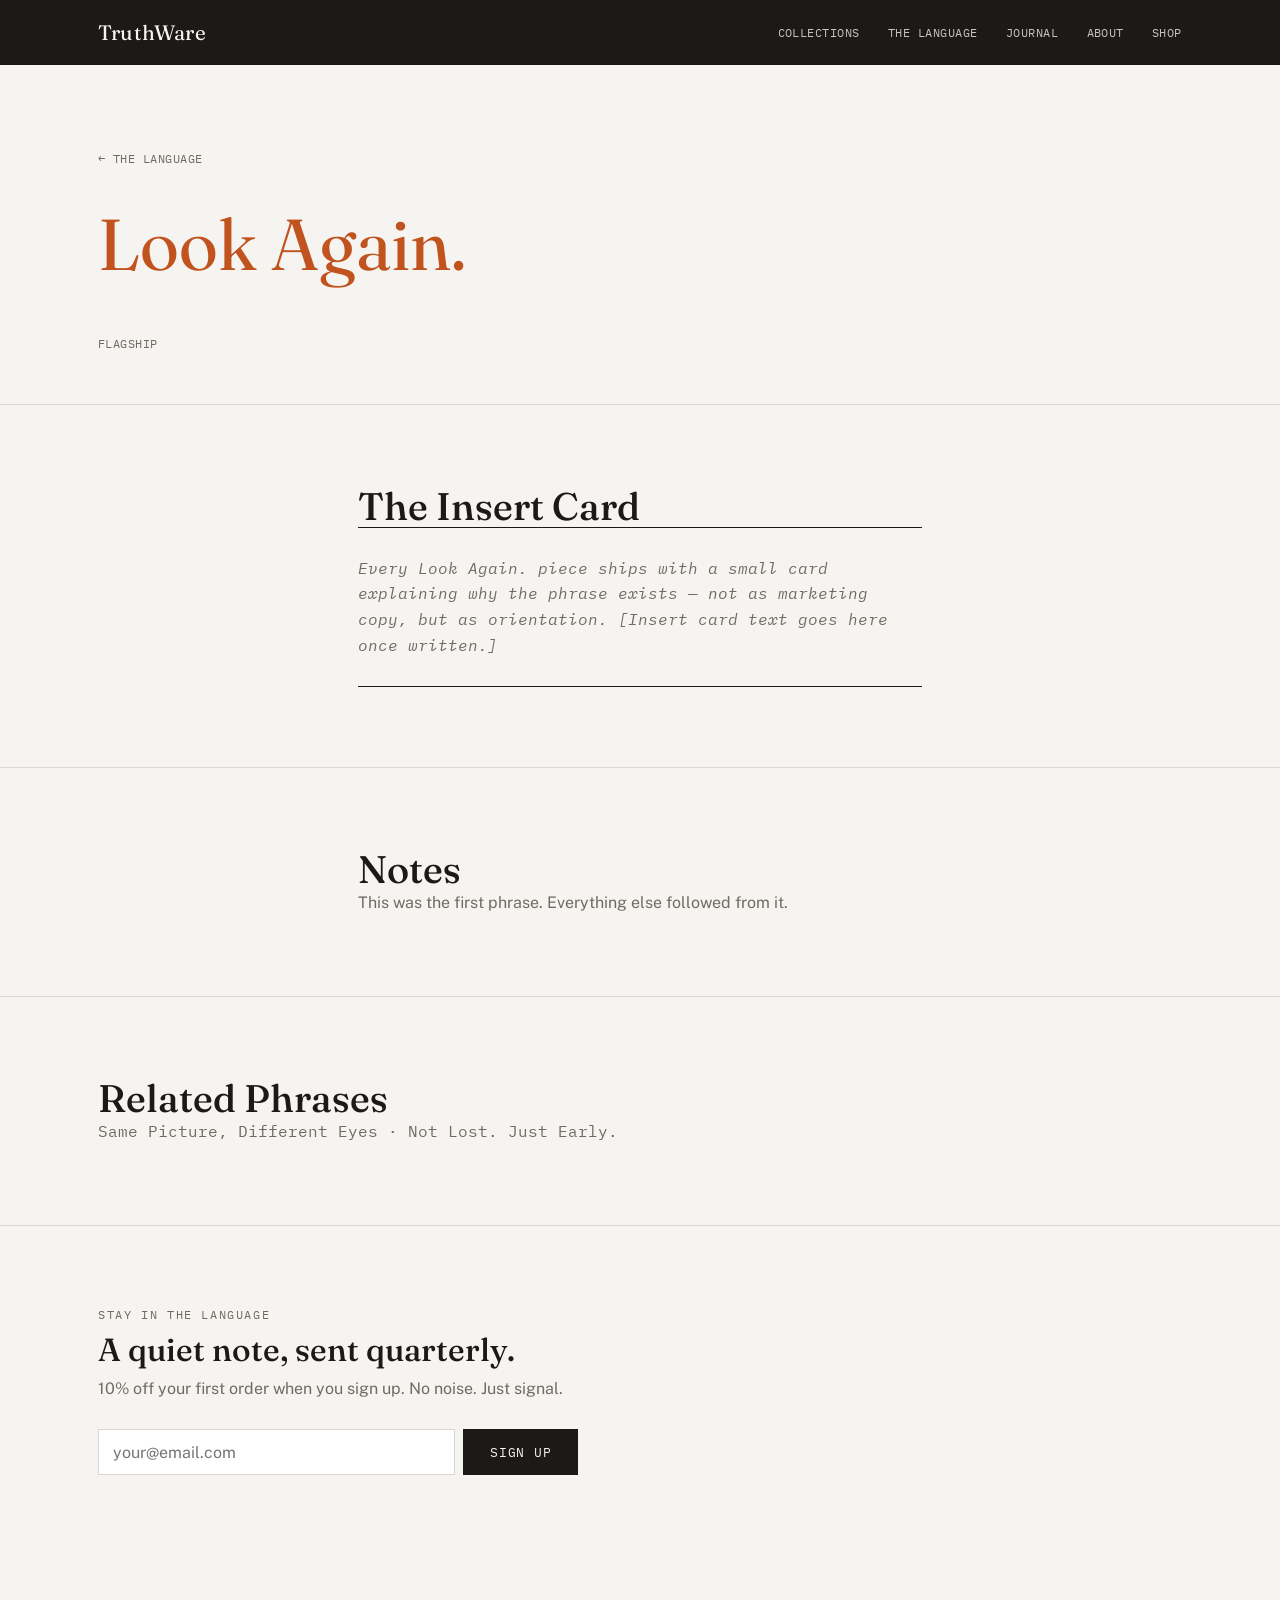
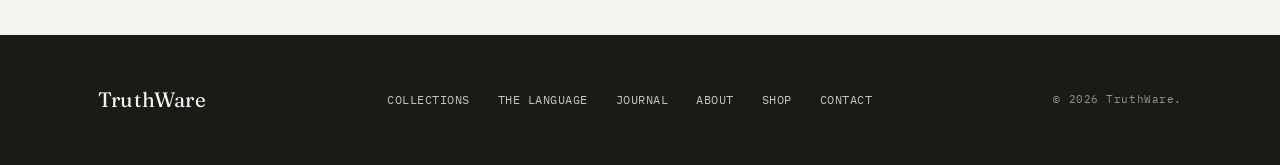
<file: look-again.html>
<!DOCTYPE html>
<html lang="en">
<head>
  <meta charset="UTF-8" />
  <meta name="viewport" content="width=device-width, initial-scale=1.0" />
  <title>"Look Again." — The Language — TruthWare</title>
  <meta name="description" content="The first TruthWare phrase." />
  <link rel="icon" href="favicon.svg" type="image/svg+xml">
  <link rel="icon" href="favicon.ico" sizes="any">
  <link rel="apple-touch-icon" href="apple-touch-icon.png">
  <link rel="preconnect" href="https://fonts.googleapis.com">
  <link href="https://fonts.googleapis.com/css2?family=Fraunces:ital,opsz,wght@0,9..144,400;0,9..144,500;0,9..144,600;1,9..144,500&family=Public+Sans:wght@400;500;600&family=IBM+Plex+Mono:wght@400;500&display=swap" rel="stylesheet">
  <link rel="stylesheet" href="css/styles.css" />
</head>
<body>

  <header class="site-header">
    <nav class="nav">
      <a class="logo" href="index.html">TruthWare</a>
      <ul class="nav-links">
        <li><a href="collections.html">Collections</a></li>
        <li><a href="language.html">The Language</a></li>
        <li><a href="journal.html">Journal</a></li>
        <li><a href="about.html">About</a></li>
        <li><a href="shop.html">Shop</a></li>
      </ul>
      <button class="nav-toggle" aria-expanded="false" aria-label="Toggle menu">Menu</button>
    </nav>
  </header>

  <!--
    THIS IS THE DICTIONARY-ENTRY TEMPLATE — copy this whole page for every
    new phrase, following the same five parts Kathryn's brief lays out:
    the phrase, its collection(s), its insert card, notes, and related
    phrases. Link it from language.html once it's real.
  -->
  <section class="page-head">
    <div class="container">
      <a href="language.html" class="meta">&larr; The Language</a>
      <p class="phrase-display">Look Again.</p>
      <span class="meta">Flagship</span>
    </div>
  </section>

  <section class="section">
    <div class="container prose">
      <h2>The Insert Card</h2>
      <div class="insert-card">
        Every Look Again. piece ships with a small card explaining why the phrase exists — not as marketing copy, but as orientation. [Insert card text goes here once written.]
      </div>
    </div>
  </section>

  <section class="section">
    <div class="container prose">
      <h2>Notes</h2>
      <p>This was the first phrase. Everything else followed from it.</p>
    </div>
  </section>

  <section class="section">
    <div class="container">
      <h2>Related Phrases</h2>
      <p class="related-phrases">Same Picture, Different Eyes &middot; Not Lost. Just Early.</p>
    </div>
  </section>


  <!-- Email signup -->
  <section class="section email-signup">
    <div class="container">
      <span class="eyebrow">Stay in the language</span>
      <h2>A quiet note, sent quarterly.</h2>
      <p>10% off your first order when you sign up. No noise. Just signal.</p>
      <form name="newsletter" method="POST" data-netlify="true" netlify-honeypot="bot-field-nl">
        <input type="hidden" name="form-name" value="newsletter" />
        <p hidden><label>Don't fill this out: <input name="bot-field-nl" /></label></p>
        <div class="signup-row">
          <input type="email" name="email" placeholder="your@email.com" required aria-label="Email address" />
          <button type="submit" class="btn">Sign Up</button>
        </div>
      </form>
    </div>
  </section>

  <footer class="site-footer">
    <div class="footer-inner">
      <span class="logo">TruthWare</span>
      <ul class="nav-links">
        <li><a href="collections.html">Collections</a></li>
        <li><a href="language.html">The Language</a></li>
        <li><a href="journal.html">Journal</a></li>
        <li><a href="about.html">About</a></li>
        <li><a href="shop.html">Shop</a></li>
        <li><a href="contact.html">Contact</a></li>
      </ul>
      <span class="footer-note">&copy; <span id="year"></span> TruthWare.</span>
    </div>
  </footer>

  <script src="js/main.js"></script>
  <script>document.getElementById("year").textContent = new Date().getFullYear();</script>
</body>
</html>
</file>
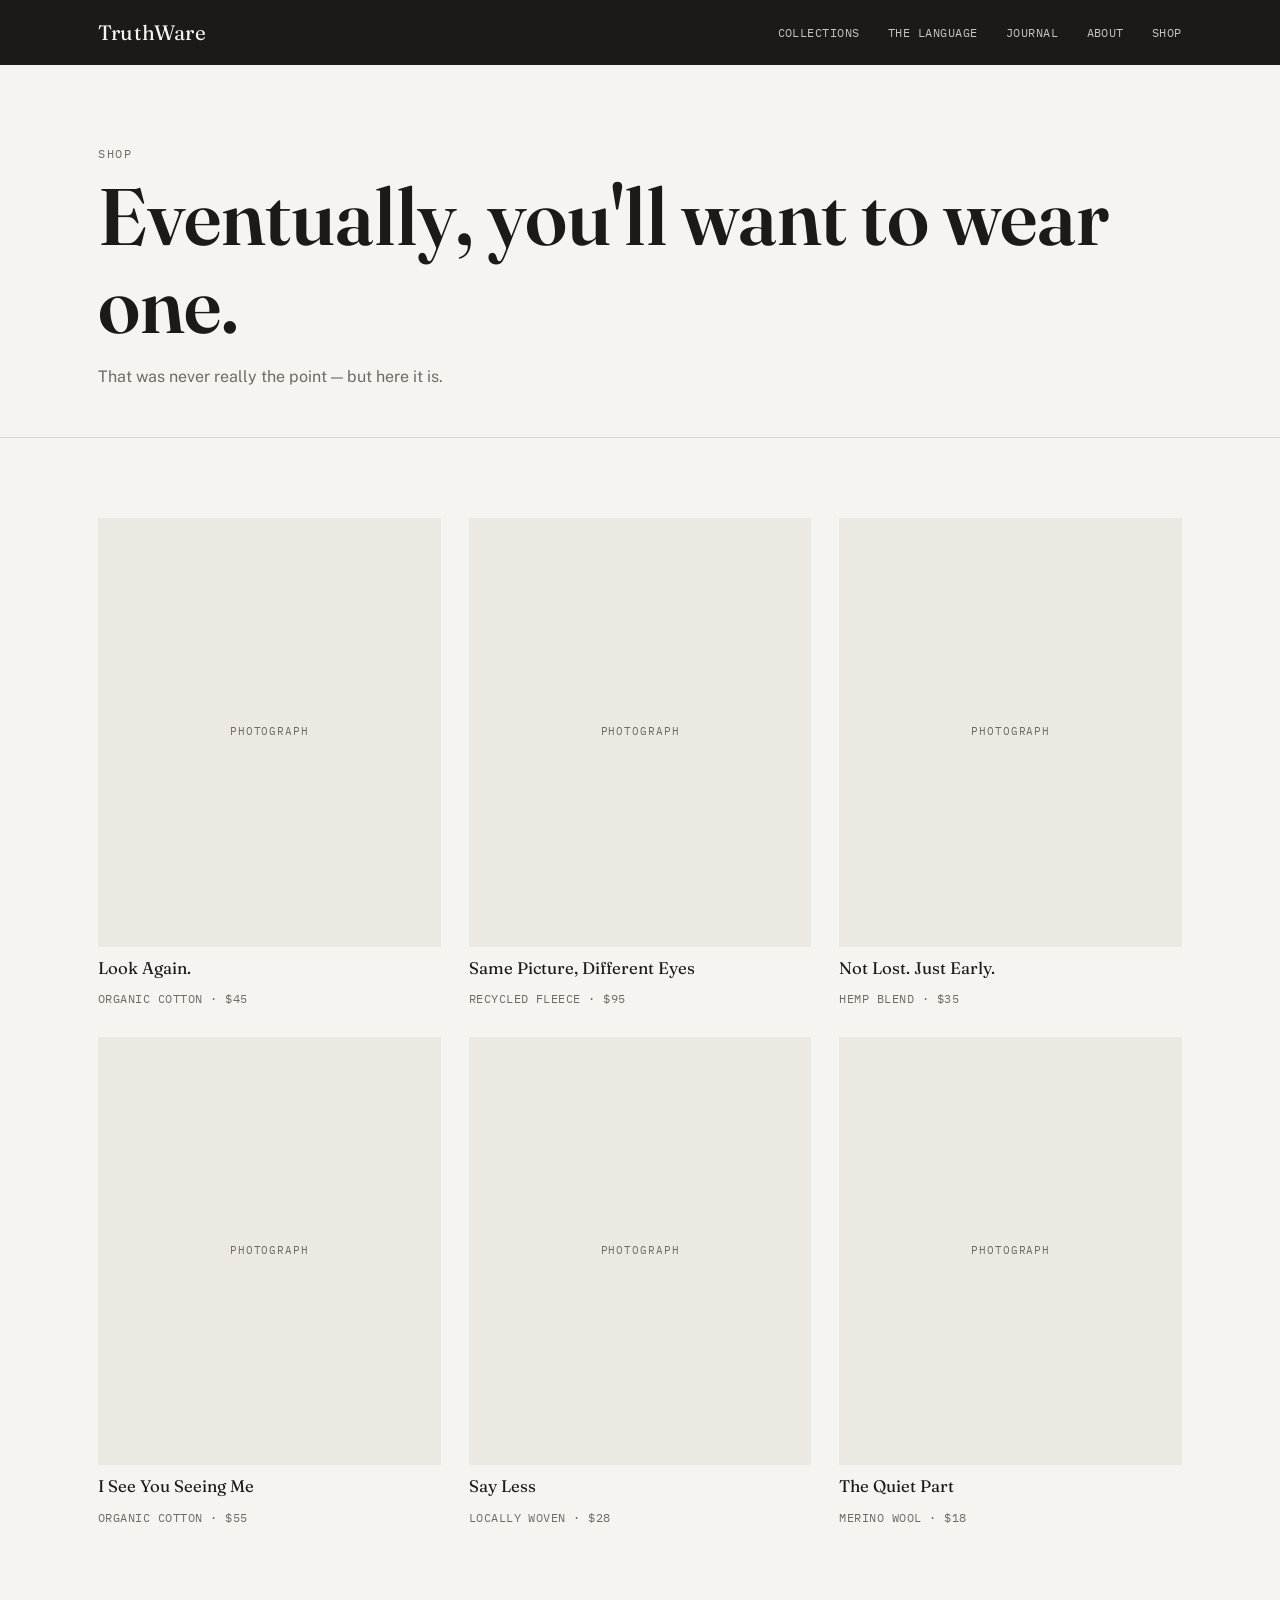
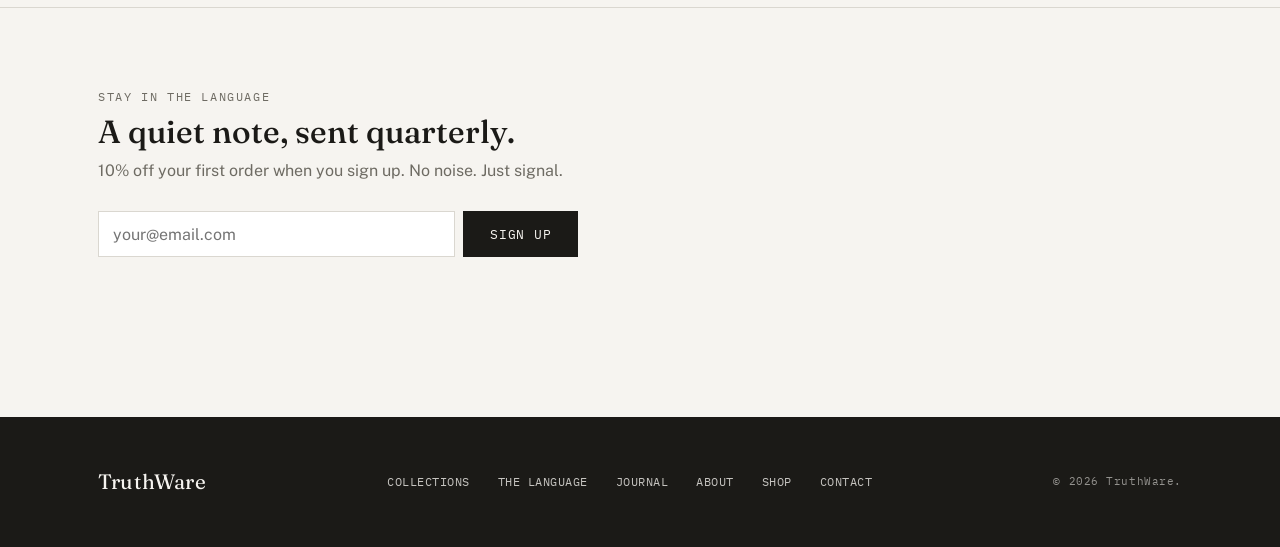
<file: shop.html>
<!DOCTYPE html>
<html lang="en">
<head>
  <meta charset="UTF-8" />
  <meta name="viewport" content="width=device-width, initial-scale=1.0" />
  <title>Shop — TruthWare</title>
  <meta name="description" content="The TruthWare shop." />
  <link rel="icon" href="favicon.svg" type="image/svg+xml">
  <link rel="icon" href="favicon.ico" sizes="any">
  <link rel="apple-touch-icon" href="apple-touch-icon.png">
  <link rel="preconnect" href="https://fonts.googleapis.com">
  <link href="https://fonts.googleapis.com/css2?family=Fraunces:ital,opsz,wght@0,9..144,400;0,9..144,500;0,9..144,600;1,9..144,500&family=Public+Sans:wght@400;500;600&family=IBM+Plex+Mono:wght@400;500&display=swap" rel="stylesheet">
  <link rel="stylesheet" href="css/styles.css" />
</head>
<body>

  <header class="site-header">
    <nav class="nav">
      <a class="logo" href="index.html">TruthWare</a>
      <ul class="nav-links">
        <li><a href="collections.html">Collections</a></li>
        <li><a href="language.html">The Language</a></li>
        <li><a href="journal.html">Journal</a></li>
        <li><a href="about.html">About</a></li>
        <li><a href="shop.html">Shop</a></li>
      </ul>
      <button class="nav-toggle" aria-expanded="false" aria-label="Toggle menu">Menu</button>
    </nav>
  </header>

  <section class="page-head">
    <div class="container">
      <span class="eyebrow">Shop</span>
      <h1>Eventually, you'll want to wear one.</h1>
      <p>That was never really the point — but here it is.</p>
    </div>
  </section>

  <section class="section">
    <div class="container">
      <!--
        PLACEHOLDER PRODUCT GRID — swap for real products once you have
        photography, phrases, and prices. Copy/paste one .product-card
        and edit the contents.
      -->
      <div class="product-grid">
        <div class="product-card">
          <div class="product-photo"><span>Photograph</span></div>
          <span class="product-name">Look Again.</span>
          <span class="meta">Organic Cotton &middot; $45</span>
        </div>
        <div class="product-card">
          <div class="product-photo"><span>Photograph</span></div>
          <span class="product-name">Same Picture, Different Eyes</span>
          <span class="meta">Recycled Fleece &middot; $95</span>
        </div>
        <div class="product-card">
          <div class="product-photo"><span>Photograph</span></div>
          <span class="product-name">Not Lost. Just Early.</span>
          <span class="meta">Hemp Blend &middot; $35</span>
        </div>
        <div class="product-card">
          <div class="product-photo"><span>Photograph</span></div>
          <span class="product-name">I See You Seeing Me</span>
          <span class="meta">Organic Cotton &middot; $55</span>
        </div>
        <div class="product-card">
          <div class="product-photo"><span>Photograph</span></div>
          <span class="product-name">Say Less</span>
          <span class="meta">Locally Woven &middot; $28</span>
        </div>
        <div class="product-card">
          <div class="product-photo"><span>Photograph</span></div>
          <span class="product-name">The Quiet Part</span>
          <span class="meta">Merino Wool &middot; $18</span>
        </div>
      </div>
    </div>
  </section>


  <!-- Email signup -->
  <section class="section email-signup">
    <div class="container">
      <span class="eyebrow">Stay in the language</span>
      <h2>A quiet note, sent quarterly.</h2>
      <p>10% off your first order when you sign up. No noise. Just signal.</p>
      <form name="newsletter" method="POST" data-netlify="true" netlify-honeypot="bot-field-nl">
        <input type="hidden" name="form-name" value="newsletter" />
        <p hidden><label>Don't fill this out: <input name="bot-field-nl" /></label></p>
        <div class="signup-row">
          <input type="email" name="email" placeholder="your@email.com" required aria-label="Email address" />
          <button type="submit" class="btn">Sign Up</button>
        </div>
      </form>
    </div>
  </section>

  <footer class="site-footer">
    <div class="footer-inner">
      <span class="logo">TruthWare</span>
      <ul class="nav-links">
        <li><a href="collections.html">Collections</a></li>
        <li><a href="language.html">The Language</a></li>
        <li><a href="journal.html">Journal</a></li>
        <li><a href="about.html">About</a></li>
        <li><a href="shop.html">Shop</a></li>
        <li><a href="contact.html">Contact</a></li>
      </ul>
      <span class="footer-note">&copy; <span id="year"></span> TruthWare.</span>
    </div>
  </footer>

  <script src="js/main.js"></script>
  <script>document.getElementById("year").textContent = new Date().getFullYear();</script>
</body>
</html>
</file>
<file: css/styles.css>
/* ==========================================================================
   TRUTHWARE — Core Stylesheet
   Version 2 — rebuilt around Kathryn's "recognition apparel" direction.
   Quiet, architectural, restrained. Two neutrals (bone / ink) that invert
   for dark sections, plus one deliberate accent — "the signal" — used only
   at moments of recognition. Change those five tokens below and the whole
   site follows.
   ========================================================================== */

:root {
  /* ---- Palette ---- */
  --color-bone:      #F6F4F0; /* gallery wall — primary background */
  --color-ink:        #1B1A17; /* primary text, and the background for inverted/dark sections */
  --color-ink-soft:   #6E6B63; /* quieter secondary text */
  --color-signal:     #C1531F; /* the one accent — recognition moments only */
  --color-line:       #DAD7D0; /* hairline rules */

  /* ---- Type ---- */
  --font-display: "Fraunces", serif;
  --font-body:    "Public Sans", sans-serif;
  --font-mono:    "IBM Plex Mono", monospace;

  /* ---- Spacing scale (generous — whitespace is doing a lot of work here) ---- */
  --space-1: 0.5rem;
  --space-2: 1rem;
  --space-3: 1.75rem;
  --space-4: 3rem;
  --space-5: 5rem;
  --space-6: 8rem;

  --max-width: 1140px;
  --radius: 0px; /* sharp edges — architectural, not soft */
}

/* ---- Reset ---- */
* { margin: 0; padding: 0; box-sizing: border-box; }
html { scroll-behavior: smooth; }
body {
  font-family: var(--font-body);
  color: var(--color-ink);
  background: var(--color-bone);
  line-height: 1.6;
  -webkit-font-smoothing: antialiased;
}
img { max-width: 100%; display: block; }
a { color: inherit; text-decoration: none; }
ul { list-style: none; }
button { font-family: inherit; cursor: pointer; background: none; border: none; }

@media (prefers-reduced-motion: reduce) {
  html { scroll-behavior: auto; }
  * { animation-duration: 0.01ms !important; transition-duration: 0.01ms !important; }
}

a:focus-visible,
button:focus-visible,
input:focus-visible,
textarea:focus-visible {
  outline: 2px solid var(--color-signal);
  outline-offset: 3px;
}

.container { max-width: var(--max-width); margin: 0 auto; padding: 0 var(--space-3); }

.eyebrow {
  display: block;
  font-family: var(--font-mono);
  font-size: 0.72rem;
  letter-spacing: 0.14em;
  text-transform: uppercase;
  color: var(--color-ink-soft);
}

h1, h2, h3 {
  font-family: var(--font-display);
  font-weight: 500;
  line-height: 1.1;
}
h1 { font-size: clamp(2.5rem, 7vw, 5rem); font-weight: 600; }
h2 { font-size: clamp(1.6rem, 3.5vw, 2.4rem); }
h3 { font-size: 1.15rem; font-weight: 600; }
p  { color: var(--color-ink-soft); max-width: 60ch; }

/* ---- The signal: the one place colour is allowed to mean something ---- */
.reveal-signal { color: var(--color-ink); transition: color 0.7s ease; }
.reveal-signal.is-signal { color: var(--color-signal); }
.hero .reveal-signal { color: var(--color-bone); }
.hero .reveal-signal.is-signal { color: var(--color-signal); }
.always-signal { color: var(--color-signal); }

/* ---- Text-led CTAs (no buttons pretending to be a marketplace) ---- */
.cta {
  display: inline-flex;
  align-items: baseline;
  gap: 0.5em;
  font-family: var(--font-mono);
  font-size: 0.85rem;
  letter-spacing: 0.04em;
  text-transform: uppercase;
  border-bottom: 1px solid currentColor;
  padding-bottom: 0.15em;
}
.cta-primary { color: var(--color-signal); }
.cta-secondary { color: var(--color-ink-soft); }
.cta:hover { opacity: 0.7; }

/* A real button, reserved for actual form submission */
.btn {
  display: inline-block;
  font-family: var(--font-mono);
  font-size: 0.8rem;
  letter-spacing: 0.06em;
  text-transform: uppercase;
  padding: 0.85rem 1.6rem;
  border: 1px solid var(--color-ink);
  background: var(--color-ink);
  color: var(--color-bone);
  transition: opacity 0.15s ease;
}
.btn:hover { opacity: 0.85; }

/* ---- Quiet metadata text (replaces the old boxed "tag" chip) ---- */
.meta {
  font-family: var(--font-mono);
  font-size: 0.75rem;
  letter-spacing: 0.04em;
  text-transform: uppercase;
  color: var(--color-ink-soft);
}
.meta-light { color: rgba(246,244,240,0.6); }
.meta-sep { margin: 0 0.5em; }

/* ---- Header / Nav (always ink — the one constant across every page) ---- */
.site-header {
  background: var(--color-ink);
  color: var(--color-bone);
  position: sticky;
  top: 0;
  z-index: 50;
}
.nav {
  display: flex;
  align-items: center;
  justify-content: space-between;
  padding: var(--space-2) var(--space-3);
  max-width: var(--max-width);
  margin: 0 auto;
}
.logo {
  font-family: var(--font-display);
  font-size: 1.3rem;
  letter-spacing: 0.01em;
}
.nav-links {
  display: flex;
  gap: var(--space-3);
  font-family: var(--font-mono);
  font-size: 0.78rem;
  letter-spacing: 0.04em;
  text-transform: uppercase;
}
.nav-links a { opacity: 0.78; transition: color 0.15s ease, opacity 0.15s ease; }
.nav-links a:hover { opacity: 1; color: var(--color-signal); }
.nav-toggle {
  display: none;
  color: var(--color-bone);
  font-family: var(--font-mono);
  text-transform: uppercase;
  font-size: 0.78rem;
  letter-spacing: 0.04em;
}

@media (max-width: 800px) {
  .nav-toggle { display: block; }
  .nav-links {
    position: absolute;
    top: 100%;
    left: 0;
    right: 0;
    flex-direction: column;
    align-items: flex-start;
    gap: var(--space-2);
    background: var(--color-ink);
    padding: var(--space-3);
    display: none;
  }
  .nav-links.is-open { display: flex; }
}

/* ---- Hero — reserved for the homepage only; everywhere else stays quiet ---- */
.hero {
  background: var(--color-ink);
  color: var(--color-bone);
  padding: var(--space-6) var(--space-3) var(--space-5);
}
.hero-inner { max-width: 760px; margin: 0 auto; }
.hero .eyebrow { color: rgba(246,244,240,0.55); margin-bottom: var(--space-2); }
.hero h1 { margin-top: var(--space-1); }
.hero-sub {
  font-family: var(--font-display);
  font-size: clamp(1.2rem, 2.4vw, 1.6rem);
  color: rgba(246,244,240,0.85);
  max-width: 42ch;
  margin: var(--space-3) 0;
}
.hero-statement {
  max-width: 46ch;
  color: rgba(246,244,240,0.65);
  margin: var(--space-3) 0 var(--space-4);
}
.hero-ctas { display: flex; flex-wrap: wrap; gap: var(--space-3); }
.hero .cta-primary { color: var(--color-signal); }
.hero .cta-secondary { color: rgba(246,244,240,0.65); }

/* ---- Quiet page heading — every page except the homepage ---- */
.page-head {
  padding: var(--space-5) 0 var(--space-4);
  border-bottom: 1px solid var(--color-line);
}
.page-head .eyebrow { margin-bottom: var(--space-1); }
.page-head p { margin-top: var(--space-2); }

/* ---- Generic section ---- */
.section { padding: var(--space-5) 0; }
.section + .section { border-top: 1px solid var(--color-line); }
.section-head { margin-bottom: var(--space-4); max-width: 56ch; }
.section-head .eyebrow { margin-bottom: var(--space-1); }

/* ---- Hairline-divided row lists (collections, journal, values) ---- */
.row-list > * + * { border-top: 1px solid var(--color-line); }
.row {
  display: flex;
  justify-content: space-between;
  align-items: baseline;
  gap: var(--space-3);
  padding: var(--space-3) 0;
}
.row-link { transition: opacity 0.15s ease; }
.row-link:hover { opacity: 0.6; }
.row-name { font-family: var(--font-display); font-size: 1.3rem; }
.row-desc { color: var(--color-ink-soft); max-width: 38ch; text-align: right; }
@media (max-width: 700px) {
  .row { flex-direction: column; gap: var(--space-1); align-items: flex-start; }
  .row-desc { text-align: left; }
}

/* ---- Process steps (a genuine sequence — fibre to garment) ---- */
.process-list {
  display: grid;
  grid-template-columns: repeat(4, 1fr);
  gap: var(--space-3);
  counter-reset: step;
}
.process-step { border-top: 1px solid var(--color-line); padding-top: var(--space-1); }
.process-step::before {
  counter-increment: step;
  content: counter(step, decimal-leading-zero);
  display: block;
  font-family: var(--font-mono);
  font-size: 0.75rem;
  color: var(--color-ink-soft);
  margin-bottom: 0.3rem;
}
@media (max-width: 700px) {
  .process-list { grid-template-columns: 1fr 1fr; }
}

/* ---- Product grid ---- */
.product-grid {
  display: grid;
  grid-template-columns: repeat(3, 1fr);
  gap: var(--space-3) var(--space-3);
}
.product-card { display: flex; flex-direction: column; gap: var(--space-1); }
.product-photo {
  aspect-ratio: 4 / 5;
  background: #ECE9E2;
  display: flex;
  align-items: center;
  justify-content: center;
}
.product-photo span { font-family: var(--font-mono); font-size: 0.7rem; letter-spacing: 0.08em; text-transform: uppercase; color: var(--color-ink-soft); }
.product-name { font-family: var(--font-display); font-size: 1.05rem; }
@media (max-width: 900px) { .product-grid { grid-template-columns: repeat(2, 1fr); } }
@media (max-width: 550px) { .product-grid { grid-template-columns: 1fr; } }

/* ---- Prose ---- */
.prose { max-width: 62ch; }
.prose p + p { margin-top: var(--space-2); }
.prose-lede { font-family: var(--font-display); font-size: 1.3rem; color: var(--color-ink); }

/* ---- Phrase page (the dictionary entry template) ---- */
.phrase-display {
  font-family: var(--font-display);
  font-size: clamp(2.5rem, 7vw, 4.5rem);
  color: var(--color-signal);
  margin: var(--space-2) 0 var(--space-3);
}
.insert-card {
  border-top: 1px solid var(--color-ink);
  border-bottom: 1px solid var(--color-ink);
  padding: var(--space-3) 0;
  font-family: var(--font-mono);
  font-style: italic;
  color: var(--color-ink-soft);
}
.related-phrases { font-family: var(--font-mono); color: var(--color-ink-soft); }

/* ---- Form ---- */
.form-field { margin-bottom: var(--space-2); max-width: 480px; }
.form-field label {
  display: block;
  font-family: var(--font-mono);
  font-size: 0.75rem;
  letter-spacing: 0.06em;
  text-transform: uppercase;
  margin-bottom: 0.4rem;
}
.form-field input,
.form-field textarea {
  width: 100%;
  font-family: var(--font-body);
  font-size: 1rem;
  padding: 0.7rem 0.8rem;
  border: 1px solid var(--color-line);
  background: #fff;
  color: var(--color-ink);
}

/* ---- Footer (ink — bookends the header at the bottom of every page) ---- */
.site-footer {
  background: var(--color-ink);
  color: var(--color-bone);
  padding: var(--space-4) 0;
  margin-top: var(--space-5);
}
.footer-inner {
  max-width: var(--max-width);
  margin: 0 auto;
  padding: 0 var(--space-3);
  display: flex;
  flex-wrap: wrap;
  justify-content: space-between;
  align-items: center;
  gap: var(--space-2);
}
.footer-inner .nav-links a:hover { color: var(--color-signal); opacity: 1; }
.footer-note {
  font-family: var(--font-mono);
  font-size: 0.7rem;
  letter-spacing: 0.05em;
  opacity: 0.55;
}


/* ==========================================================================
   SCROLL STORY
   Three lines that build as the user scrolls down the homepage.
   Each line starts invisible and translates up into place.
   Reduced-motion users get them fully visible with no animation.
   ========================================================================== */

.scroll-story {
  padding: var(--space-6) 0;
  border-top: 1px solid var(--color-line);
  border-bottom: 1px solid var(--color-line);
}
.story-line {
  font-family: var(--font-display);
  font-size: clamp(2rem, 5vw, 3.75rem);
  font-weight: 500;
  line-height: 1.1;
  color: var(--color-ink);
  opacity: 0;
  transform: translateY(14px);
  transition: opacity 0.9s ease, transform 0.9s ease;
  padding-bottom: var(--space-3);
}
.story-line:last-child { padding-bottom: 0; }
.story-line.is-visible { opacity: 1; transform: translateY(0); }
.story-line em { font-style: italic; color: var(--color-signal); }

@media (prefers-reduced-motion: reduce) {
  .story-line { opacity: 1; transform: none; transition: none; }
}

/* ==========================================================================
   EMAIL SIGNUP
   Sits above the footer on every page. Quiet and honest — one field,
   one promise, no noise.
   ========================================================================== */

.email-signup {
  border-top: 1px solid var(--color-line);
  border-bottom: none; /* footer provides the bottom boundary */
}
.email-signup h2 {
  margin: var(--space-1) 0 var(--space-1);
  font-size: clamp(1.4rem, 3vw, 2rem);
}
.email-signup p { margin-bottom: var(--space-3); }
.signup-row {
  display: flex;
  gap: var(--space-1);
  max-width: 480px;
}
.signup-row input[type="email"] {
  flex: 1;
  font-family: var(--font-body);
  font-size: 1rem;
  padding: 0.75rem 0.9rem;
  border: 1px solid var(--color-line);
  background: #fff;
  color: var(--color-ink);
  min-width: 0; /* prevents flex overflow */
}
.signup-row input[type="email"]:focus {
  outline: 2px solid var(--color-signal);
  outline-offset: 2px;
}
.signup-row .btn { white-space: nowrap; }

@media (max-width: 500px) {
  .signup-row { flex-direction: column; }
  .signup-row .btn { width: 100%; text-align: center; }
}
</file>
